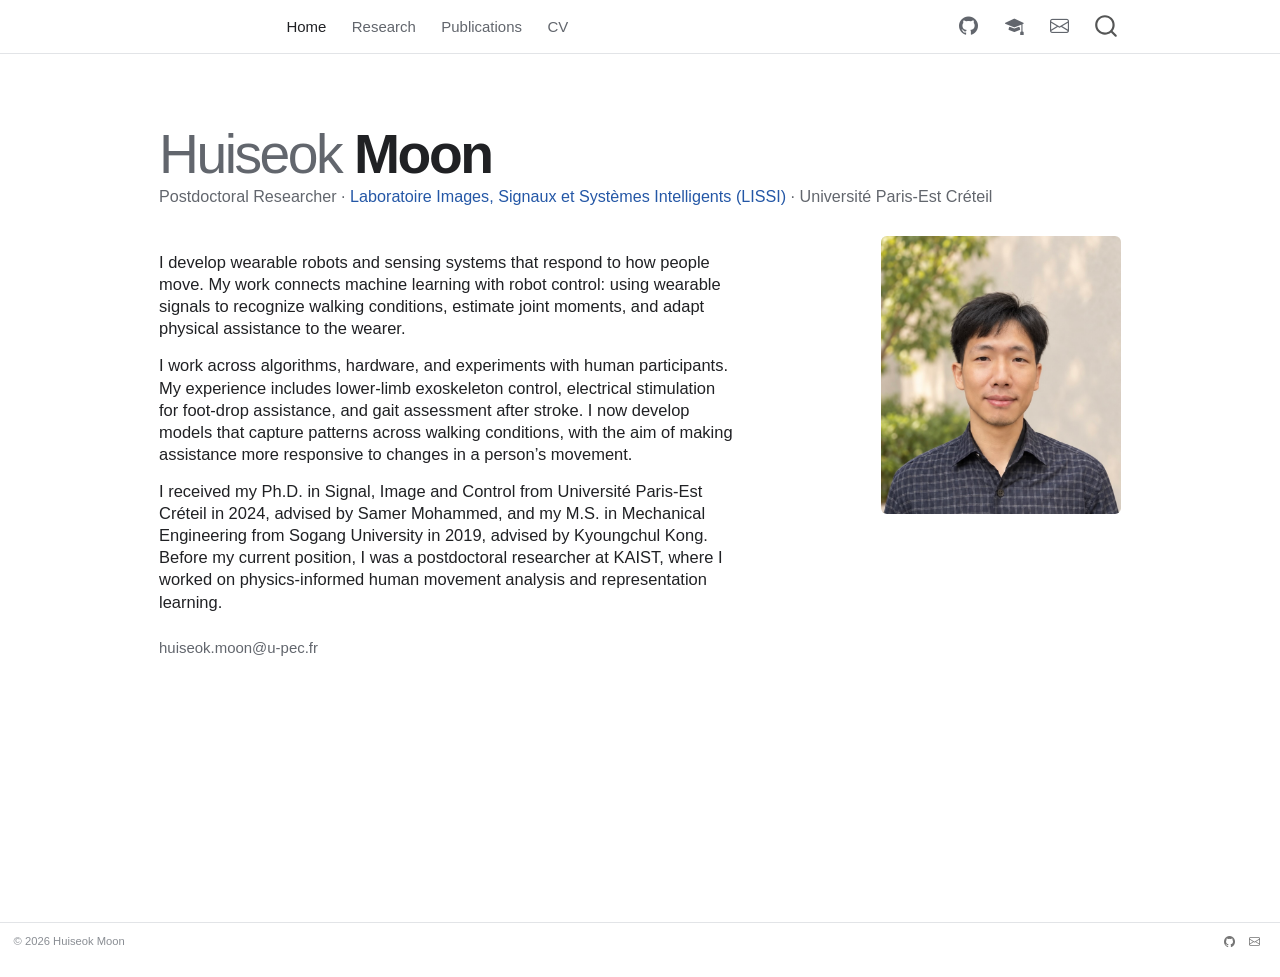
<file: index.html>
<!DOCTYPE html>
<html xmlns="http://www.w3.org/1999/xhtml" lang="en" xml:lang="en"><head>

<meta charset="utf-8">
<meta name="generator" content="quarto-1.10.18">

<meta name="viewport" content="width=device-width, initial-scale=1.0, user-scalable=yes">


<title>Huiseok Moon</title>
<style>
/* Default styles provided by pandoc.
** See https://pandoc.org/MANUAL.html#variables-for-html for config info.
*/
span.smallcaps{font-variant: small-caps;}
div.columns{display: flex; gap: 1.5em;}
div.column{flex: auto;}
@media screen {
div.columns{gap: min(4vw, 1.5em);}
div.column{overflow-x: auto;}
}
div.hanging-indent{margin-left: 1.5em; text-indent: -1.5em;}
ul.task-list{list-style: none;}
ul.task-list li input[type="checkbox"] {
  width: 0.8em;
  margin: 0 0.8em 0.2em -1em; /* quarto-specific, see https://github.com/quarto-dev/quarto-cli/issues/4556 */ 
  vertical-align: middle;
}
</style>


<script src="site_libs/quarto-nav/quarto-nav.js"></script>
<script src="site_libs/quarto-nav/headroom.min.js"></script>
<script src="site_libs/clipboard/clipboard.min.js"></script>
<script src="site_libs/quarto-search/autocomplete.umd.js"></script>
<script src="site_libs/quarto-search/fuse.min.js"></script>
<script src="site_libs/quarto-search/quarto-search.js"></script>
<meta name="quarto:offset" content="./">
<link href="./images/moon-emoji-icon-v2.png" rel="icon" type="image/png">
<script src="site_libs/quarto-html/quarto.js" type="module"></script>
<script src="site_libs/quarto-html/tabsets/tabsets.js" type="module"></script>
<script src="site_libs/quarto-html/popper.min.js"></script>
<script src="site_libs/quarto-html/tippy.umd.min.js"></script>
<script src="site_libs/quarto-html/anchor.min.js"></script>
<link href="site_libs/quarto-html/tippy.css" rel="stylesheet">
<link href="site_libs/quarto-html/quarto-syntax-highlighting-64a204ab8560d761af7679ceaba22944.css" rel="stylesheet" id="quarto-text-highlighting-styles">
<script src="site_libs/bootstrap/bootstrap.min.js"></script>
<link href="site_libs/bootstrap/bootstrap-icons.css" rel="stylesheet">
<link href="site_libs/bootstrap/bootstrap-8153627a9af5734325227f12067e0160.min.css" rel="stylesheet" append-hash="true" id="quarto-bootstrap" data-mode="light">
<script id="quarto-search-options" type="application/json">{
  "location": "navbar",
  "copy-button": false,
  "collapse-after": 3,
  "panel-placement": "end",
  "type": "overlay",
  "limit": 50,
  "keyboard-shortcut": [
    "f",
    "/",
    "s"
  ],
  "show-item-context": false,
  "language": {
    "search-no-results-text": "No results",
    "search-matching-documents-text": "matching documents",
    "search-copy-link-title": "Copy link to search",
    "search-hide-matches-text": "Hide additional matches",
    "search-more-match-text": "more match in this document",
    "search-more-matches-text": "more matches in this document",
    "search-clear-button-title": "Clear",
    "search-text-placeholder": "",
    "search-detached-cancel-button-title": "Cancel",
    "search-submit-button-title": "Submit",
    "search-label": "Search"
  }
}</script>
<style>html{ scroll-behavior: smooth; }</style>
<script src="navigation.js" defer=""></script>

<link rel="apple-touch-icon" href="./images/moon-emoji-icon-v2.png">


<link rel="stylesheet" href="styles.css">
</head>

<body class="nav-fixed home-page fullcontent quarto-light">

<div id="quarto-search-results"></div>
  <header id="quarto-header" class="headroom fixed-top">
    <nav class="navbar navbar-expand-lg " data-bs-theme="dark">
      <div class="navbar-container container-fluid">
      <div class="navbar-brand-container mx-auto">
    <a class="navbar-brand" href="./index.html">
    <span class="navbar-title"><span class="nav-given-name">Huiseok</span> <span class="nav-family-name">Moon</span></span>
    </a>
  </div>
            <div id="quarto-search" class="" title="Search"></div>
          <button class="navbar-toggler" type="button" data-bs-toggle="collapse" data-bs-target="#navbarCollapse" aria-controls="navbarCollapse" role="menu" aria-expanded="false" aria-label="Toggle navigation" onclick="if (window.quartoToggleHeadroom) { window.quartoToggleHeadroom(); }">
  <span class="navbar-toggler-icon"></span>
</button>
          <div class="collapse navbar-collapse" id="navbarCollapse">
            <ul class="navbar-nav navbar-nav-scroll me-auto">
  <li class="nav-item">
    <a class="nav-link active" href="./index.html" aria-current="page"> 
<span class="menu-text">Home</span></a>
  </li>  
  <li class="nav-item">
    <a class="nav-link" href="./research.html"> 
<span class="menu-text">Research</span></a>
  </li>  
  <li class="nav-item">
    <a class="nav-link" href="./publications.html"> 
<span class="menu-text">Publications</span></a>
  </li>  
  <li class="nav-item">
    <a class="nav-link" href="./cv.html"> 
<span class="menu-text">CV</span></a>
  </li>  
</ul>
            <ul class="navbar-nav navbar-nav-scroll ms-auto">
  <li class="nav-item compact">
    <a class="nav-link" href="https://github.com/huiseok-moon"> <i class="bi bi-github" role="img" aria-label="GitHub">
</i> 
<span class="menu-text"></span></a>
  </li>  
  <li class="nav-item compact">
    <a class="nav-link" href="https://scholar.google.com/citations?hl=en&amp;user=Uma3IS0AAAAJ&amp;view_op=list_works&amp;sortby=pubdate"> <i class="bi bi-mortarboard-fill" role="img" aria-label="Google Scholar">
</i> 
<span class="menu-text"></span></a>
  </li>  
  <li class="nav-item compact">
    <a class="nav-link" href="mailto:huiseok.moon@u-pec.fr"> <i class="bi bi-envelope" role="img" aria-label="Email">
</i> 
<span class="menu-text"></span></a>
  </li>  
</ul>
          </div> <!-- /navcollapse -->
            <div class="quarto-navbar-tools">
</div>
      </div> <!-- /container-fluid -->
    </nav>
</header>
<!-- content -->
<div id="quarto-content" class="quarto-container page-columns page-rows-contents page-layout-article page-navbar">
<!-- sidebar -->
<!-- margin-sidebar -->
    
<!-- main -->
<main class="content" id="quarto-document-content"><header id="title-block-header" class="quarto-title-block"></header>




<div class="hero">
<div class="hero-text">
<div class="hero-name">
<span class="given-name">Huiseok</span> <span class="family-name">Moon</span>
</div>
<div class="hero-role">
Postdoctoral Researcher · <a href="https://www.lissi.fr/accueil/" target="_blank" rel="noopener">Laboratoire Images, Signaux et Systèmes Intelligents (LISSI)</a> · Université Paris-Est Créteil
</div>
<div class="hero-content">
<div class="hero-bio">
<p>
</p><p>I develop wearable robots and sensing systems that respond to how people move. My work connects machine learning with robot control: using wearable signals to recognize walking conditions, estimate joint moments, and adapt physical assistance to the wearer.</p>
I work across algorithms, hardware, and experiments with human participants. My experience includes lower-limb exoskeleton control, electrical stimulation for foot-drop assistance, and gait assessment after stroke. I now develop models that capture patterns across walking conditions, with the aim of making assistance more responsive to changes in a person’s movement.
<p></p>
<p>
I received my Ph.D.&nbsp;in Signal, Image and Control from Université Paris-Est Créteil in 2024, advised by Samer Mohammed, and my M.S. in Mechanical Engineering from Sogang University in 2019, advised by Kyoungchul Kong. Before my current position, I was a postdoctoral researcher at KAIST, where I worked on physics-informed human movement analysis and representation learning.
</p>
</div>
<div class="hero-photo">
<p><img src="images/HuiseokMOON.JPG" class="img-fluid" alt="Portrait of Huiseok Moon"></p>
</div>
</div>
<div class="hero-buttons">
<p><a class="hero-email" href="mailto:huiseok.moon@u-pec.fr">huiseok.moon@u-pec.fr</a></p>
</div>
</div>
</div>



</main> <!-- /main -->
<script id="quarto-html-after-body" type="application/javascript">
  window.document.addEventListener("DOMContentLoaded", function (event) {
    const icon = "";
    const anchorJS = new window.AnchorJS();
    anchorJS.options = {
      placement: 'right',
      icon: icon
    };
    anchorJS.add('.anchored');
    const isCodeAnnotation = (el) => {
      for (const clz of el.classList) {
        if (clz.startsWith('code-annotation-')) {                     
          return true;
        }
      }
      return false;
    }
    const onCopySuccess = function(e) {
      // button target
      const button = e.trigger;
      // don't keep focus
      button.blur();
      // flash "checked"
      button.classList.add('code-copy-button-checked');
      var currentTitle = button.getAttribute("title");
      button.setAttribute("title", "Copied!");
      let tooltip;
      if (window.bootstrap) {
        button.setAttribute("data-bs-toggle", "tooltip");
        button.setAttribute("data-bs-placement", "left");
        button.setAttribute("data-bs-title", "Copied!");
        tooltip = new bootstrap.Tooltip(button, 
          { trigger: "manual", 
            customClass: "code-copy-button-tooltip",
            offset: [0, -8]});
        tooltip.show();    
      }
      setTimeout(function() {
        if (tooltip) {
          tooltip.hide();
          button.removeAttribute("data-bs-title");
          button.removeAttribute("data-bs-toggle");
          button.removeAttribute("data-bs-placement");
        }
        button.setAttribute("title", currentTitle);
        button.classList.remove('code-copy-button-checked');
      }, 1000);
      // clear code selection
      e.clearSelection();
    }
    const getTextToCopy = function(trigger) {
      const outerScaffold = trigger.parentElement.cloneNode(true);
      const codeEl = outerScaffold.querySelector('code');
      for (const childEl of codeEl.children) {
        if (isCodeAnnotation(childEl)) {
          childEl.remove();
        }
      }
      return codeEl.innerText;
    }
    const clipboard = new window.ClipboardJS('.code-copy-button:not([data-in-quarto-modal])', {
      text: getTextToCopy
    });
    clipboard.on('success', onCopySuccess);
    if (window.document.getElementById('quarto-embedded-source-code-modal')) {
      const clipboardModal = new window.ClipboardJS('.code-copy-button[data-in-quarto-modal]', {
        text: getTextToCopy,
        container: window.document.getElementById('quarto-embedded-source-code-modal')
      });
      clipboardModal.on('success', onCopySuccess);
    }
      var localhostRegex = new RegExp(/^(?:http|https):\/\/localhost\:?[0-9]*\//);
      var mailtoRegex = new RegExp(/^mailto:/);
        var filterRegex = new RegExp("https:\/\/huiseok-moon\.github\.io");
      var isInternal = (href) => {
          return filterRegex.test(href) || localhostRegex.test(href) || mailtoRegex.test(href);
      }
      // Inspect non-navigation links and adorn them if external
     var links = window.document.querySelectorAll('a[href]:not(.nav-link):not(.navbar-brand):not(.toc-action):not(.sidebar-link):not(.sidebar-item-toggle):not(.pagination-link):not(.no-external):not([aria-hidden]):not(.dropdown-item):not(.quarto-navigation-tool):not(.about-link)');
      for (var i=0; i<links.length; i++) {
        const link = links[i];
        if (!isInternal(link.href)) {
          // undo the damage that might have been done by quarto-nav.js in the case of
          // links that we want to consider external
          if (link.dataset.originalHref !== undefined) {
            link.href = link.dataset.originalHref;
          }
        }
      }
    function tippyHover(el, contentFn, onTriggerFn, onUntriggerFn) {
      const config = {
        allowHTML: true,
        maxWidth: 500,
        delay: 100,
        arrow: false,
        appendTo: function(el) {
            return el.parentElement;
        },
        interactive: true,
        interactiveBorder: 10,
        theme: 'quarto',
        placement: 'bottom-start',
      };
      if (contentFn) {
        config.content = contentFn;
      }
      if (onTriggerFn) {
        config.onTrigger = onTriggerFn;
      }
      if (onUntriggerFn) {
        config.onUntrigger = onUntriggerFn;
      }
      window.tippy(el, config); 
    }
    const noterefs = window.document.querySelectorAll('a[role="doc-noteref"]');
    for (var i=0; i<noterefs.length; i++) {
      const ref = noterefs[i];
      tippyHover(ref, function() {
        // use id or data attribute instead here
        let href = ref.getAttribute('data-footnote-href') || ref.getAttribute('href');
        try { href = new URL(href).hash; } catch {}
        const id = href.replace(/^#\/?/, "");
        const note = window.document.getElementById(id);
        if (note) {
          return note.innerHTML;
        } else {
          return "";
        }
      });
    }
    const xrefs = window.document.querySelectorAll('a.quarto-xref');
    const processXRef = (id, note) => {
      // Strip column container classes
      const stripColumnClz = (el) => {
        el.classList.remove("page-full", "page-columns");
        if (el.children) {
          for (const child of el.children) {
            stripColumnClz(child);
          }
        }
      }
      stripColumnClz(note)
      if (id === null || id.startsWith('sec-')) {
        // Special case sections, only their first couple elements
        const container = document.createElement("div");
        if (note.children && note.children.length > 2) {
          container.appendChild(note.children[0].cloneNode(true));
          for (let i = 1; i < note.children.length; i++) {
            const child = note.children[i];
            if (child.tagName === "P" && child.innerText === "") {
              continue;
            } else {
              container.appendChild(child.cloneNode(true));
              break;
            }
          }
          if (window.Quarto?.typesetMath) {
            window.Quarto.typesetMath(container);
          }
          return container.innerHTML
        } else {
          if (window.Quarto?.typesetMath) {
            window.Quarto.typesetMath(note);
          }
          return note.innerHTML;
        }
      } else {
        // Remove any anchor links if they are present
        const anchorLink = note.querySelector('a.anchorjs-link');
        if (anchorLink) {
          anchorLink.remove();
        }
        if (window.Quarto?.typesetMath) {
          window.Quarto.typesetMath(note);
        }
        if (note.classList.contains("callout")) {
          return note.outerHTML;
        } else {
          return note.innerHTML;
        }
      }
    }
    for (var i=0; i<xrefs.length; i++) {
      const xref = xrefs[i];
      tippyHover(xref, undefined, function(instance) {
        instance.disable();
        let url = xref.getAttribute('href');
        let hash = undefined; 
        if (url.startsWith('#')) {
          hash = url;
        } else {
          try { hash = new URL(url).hash; } catch {}
        }
        if (hash) {
          const id = hash.replace(/^#\/?/, "");
          const note = window.document.getElementById(id);
          if (note !== null) {
            try {
              const html = processXRef(id, note.cloneNode(true));
              instance.setContent(html);
            } finally {
              instance.enable();
              instance.show();
            }
          } else {
            // See if we can fetch this
            fetch(url.split('#')[0])
            .then(res => res.text())
            .then(html => {
              const parser = new DOMParser();
              const htmlDoc = parser.parseFromString(html, "text/html");
              const note = htmlDoc.getElementById(id);
              if (note !== null) {
                const html = processXRef(id, note);
                instance.setContent(html);
              } 
            }).finally(() => {
              instance.enable();
              instance.show();
            });
          }
        } else {
          // See if we can fetch a full url (with no hash to target)
          // This is a special case and we should probably do some content thinning / targeting
          fetch(url)
          .then(res => res.text())
          .then(html => {
            const parser = new DOMParser();
            const htmlDoc = parser.parseFromString(html, "text/html");
            const note = htmlDoc.querySelector('main.content');
            if (note !== null) {
              // This should only happen for chapter cross references
              // (since there is no id in the URL)
              // remove the first header
              if (note.children.length > 0 && note.children[0].tagName === "HEADER") {
                note.children[0].remove();
              }
              const html = processXRef(null, note);
              instance.setContent(html);
            } 
          }).finally(() => {
            instance.enable();
            instance.show();
          });
        }
      }, function(instance) {
      });
    }
        let selectedAnnoteEl;
        const selectorForAnnotation = ( cell, annotation) => {
          let cellAttr = 'data-code-cell="' + cell + '"';
          let lineAttr = 'data-code-annotation="' +  annotation + '"';
          const selector = 'span[' + cellAttr + '][' + lineAttr + ']';
          return selector;
        }
        const selectCodeLines = (annoteEl) => {
          const doc = window.document;
          const targetCell = annoteEl.getAttribute("data-target-cell");
          const targetAnnotation = annoteEl.getAttribute("data-target-annotation");
          const annoteSpan = window.document.querySelector(selectorForAnnotation(targetCell, targetAnnotation));
          const lines = annoteSpan.getAttribute("data-code-lines").split(",");
          const lineIds = lines.map((line) => {
            return targetCell + "-" + line;
          })
          let top = null;
          let height = null;
          let parent = null;
          if (lineIds.length > 0) {
              //compute the position of the single el (top and bottom and make a div)
              const el = window.document.getElementById(lineIds[0]);
              top = el.offsetTop;
              height = el.offsetHeight;
              parent = el.parentElement.parentElement;
            if (lineIds.length > 1) {
              const lastEl = window.document.getElementById(lineIds[lineIds.length - 1]);
              const bottom = lastEl.offsetTop + lastEl.offsetHeight;
              height = bottom - top;
            }
            if (top !== null && height !== null && parent !== null) {
              // cook up a div (if necessary) and position it 
              let div = window.document.getElementById("code-annotation-line-highlight");
              if (div === null) {
                div = window.document.createElement("div");
                div.setAttribute("id", "code-annotation-line-highlight");
                div.style.position = 'absolute';
                parent.appendChild(div);
              }
              div.style.top = top - 2 + "px";
              div.style.height = height + 4 + "px";
              div.style.left = 0;
              let gutterDiv = window.document.getElementById("code-annotation-line-highlight-gutter");
              if (gutterDiv === null) {
                gutterDiv = window.document.createElement("div");
                gutterDiv.setAttribute("id", "code-annotation-line-highlight-gutter");
                gutterDiv.style.position = 'absolute';
                const codeCell = window.document.getElementById(targetCell);
                const gutter = codeCell.querySelector('.code-annotation-gutter');
                gutter.appendChild(gutterDiv);
              }
              gutterDiv.style.top = top - 2 + "px";
              gutterDiv.style.height = height + 4 + "px";
            }
            selectedAnnoteEl = annoteEl;
          }
        };
        const unselectCodeLines = () => {
          const elementsIds = ["code-annotation-line-highlight", "code-annotation-line-highlight-gutter"];
          elementsIds.forEach((elId) => {
            const div = window.document.getElementById(elId);
            if (div) {
              div.remove();
            }
          });
          selectedAnnoteEl = undefined;
        };
          // Handle positioning of the toggle
      window.addEventListener(
        "resize",
        throttle(() => {
          elRect = undefined;
          if (selectedAnnoteEl) {
            selectCodeLines(selectedAnnoteEl);
          }
        }, 10)
      );
      function throttle(fn, ms) {
      let throttle = false;
      let timer;
        return (...args) => {
          if(!throttle) { // first call gets through
              fn.apply(this, args);
              throttle = true;
          } else { // all the others get throttled
              if(timer) clearTimeout(timer); // cancel #2
              timer = setTimeout(() => {
                fn.apply(this, args);
                timer = throttle = false;
              }, ms);
          }
        };
      }
        // Attach click handler to the DT
        const annoteDls = window.document.querySelectorAll('dt[data-target-cell]');
        for (const annoteDlNode of annoteDls) {
          annoteDlNode.addEventListener('click', (event) => {
            const clickedEl = event.target;
            if (clickedEl !== selectedAnnoteEl) {
              unselectCodeLines();
              const activeEl = window.document.querySelector('dt[data-target-cell].code-annotation-active');
              if (activeEl) {
                activeEl.classList.remove('code-annotation-active');
              }
              selectCodeLines(clickedEl);
              clickedEl.classList.add('code-annotation-active');
            } else {
              // Unselect the line
              unselectCodeLines();
              clickedEl.classList.remove('code-annotation-active');
            }
          });
        }
    const findCites = (el) => {
      const parentEl = el.parentElement;
      if (parentEl) {
        const cites = parentEl.dataset.cites;
        if (cites) {
          return {
            el,
            cites: cites.split(' ')
          };
        } else {
          return findCites(el.parentElement)
        }
      } else {
        return undefined;
      }
    };
    var bibliorefs = window.document.querySelectorAll('a[role="doc-biblioref"]');
    for (var i=0; i<bibliorefs.length; i++) {
      const ref = bibliorefs[i];
      const citeInfo = findCites(ref);
      if (citeInfo) {
        tippyHover(citeInfo.el, function() {
          var popup = window.document.createElement('div');
          citeInfo.cites.forEach(function(cite) {
            var citeDiv = window.document.createElement('div');
            citeDiv.classList.add('hanging-indent');
            citeDiv.classList.add('csl-entry');
            var biblioDiv = window.document.getElementById('ref-' + cite);
            if (biblioDiv) {
              citeDiv.innerHTML = biblioDiv.innerHTML;
            }
            popup.appendChild(citeDiv);
          });
          return popup.innerHTML;
        });
      }
    }
  });
  </script>
</div> <!-- /content -->
<footer class="footer">
  <div class="nav-footer">
    <div class="nav-footer-left">
<p>© 2026 Huiseok Moon</p>
</div>   
    <div class="nav-footer-center">
      &nbsp;
    </div>
    <div class="nav-footer-right">
      <ul class="footer-items list-unstyled">
    <li class="nav-item compact">
    <a class="nav-link" href="https://github.com/huiseok-moon">
      <i class="bi bi-github" role="img">
</i> 
    </a>
  </li>  
    <li class="nav-item compact">
    <a class="nav-link" href="mailto:huiseok.moon@u-pec.fr">
      <i class="bi bi-envelope" role="img">
</i> 
    </a>
  </li>  
</ul>
    </div>
  </div>
</footer>




<script src="site_libs/quarto-html/zenscroll-min.js"></script>
</body></html>
</file>
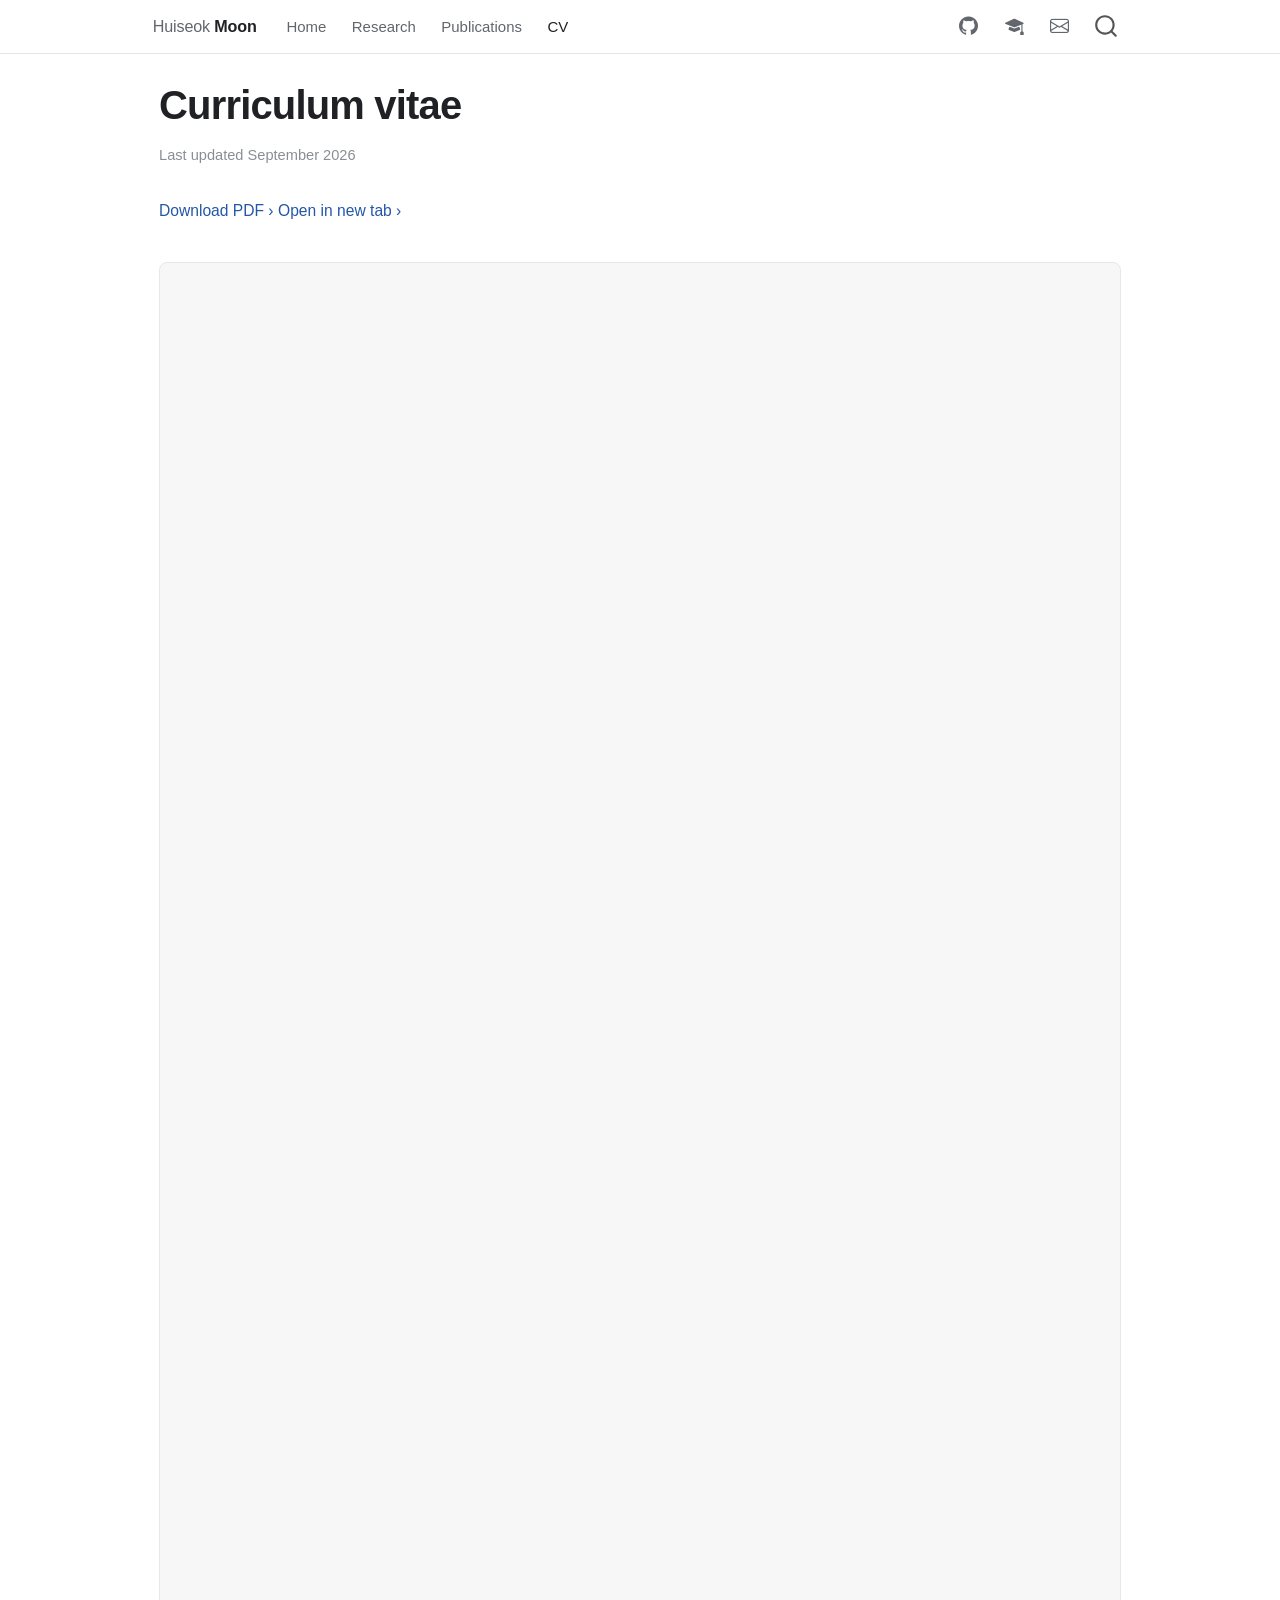
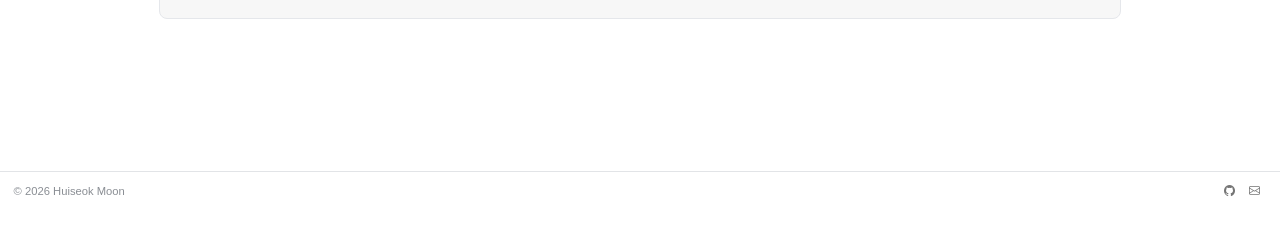
<file: cv.html>
<!DOCTYPE html>
<html xmlns="http://www.w3.org/1999/xhtml" lang="en" xml:lang="en"><head>

<meta charset="utf-8">
<meta name="generator" content="quarto-1.10.18">

<meta name="viewport" content="width=device-width, initial-scale=1.0, user-scalable=yes">


<title>Curriculum vitae – Huiseok Moon</title>
<style>
/* Default styles provided by pandoc.
** See https://pandoc.org/MANUAL.html#variables-for-html for config info.
*/
span.smallcaps{font-variant: small-caps;}
div.columns{display: flex; gap: 1.5em;}
div.column{flex: auto;}
@media screen {
div.columns{gap: min(4vw, 1.5em);}
div.column{overflow-x: auto;}
}
div.hanging-indent{margin-left: 1.5em; text-indent: -1.5em;}
ul.task-list{list-style: none;}
ul.task-list li input[type="checkbox"] {
  width: 0.8em;
  margin: 0 0.8em 0.2em -1em; /* quarto-specific, see https://github.com/quarto-dev/quarto-cli/issues/4556 */ 
  vertical-align: middle;
}
</style>


<script src="site_libs/quarto-nav/quarto-nav.js"></script>
<script src="site_libs/quarto-nav/headroom.min.js"></script>
<script src="site_libs/clipboard/clipboard.min.js"></script>
<script src="site_libs/quarto-search/autocomplete.umd.js"></script>
<script src="site_libs/quarto-search/fuse.min.js"></script>
<script src="site_libs/quarto-search/quarto-search.js"></script>
<meta name="quarto:offset" content="./">
<link href="./images/moon-emoji-icon-v2.png" rel="icon" type="image/png">
<script src="site_libs/quarto-html/quarto.js" type="module"></script>
<script src="site_libs/quarto-html/tabsets/tabsets.js" type="module"></script>
<script src="site_libs/quarto-html/popper.min.js"></script>
<script src="site_libs/quarto-html/tippy.umd.min.js"></script>
<script src="site_libs/quarto-html/anchor.min.js"></script>
<link href="site_libs/quarto-html/tippy.css" rel="stylesheet">
<link href="site_libs/quarto-html/quarto-syntax-highlighting-64a204ab8560d761af7679ceaba22944.css" rel="stylesheet" id="quarto-text-highlighting-styles">
<script src="site_libs/bootstrap/bootstrap.min.js"></script>
<link href="site_libs/bootstrap/bootstrap-icons.css" rel="stylesheet">
<link href="site_libs/bootstrap/bootstrap-8153627a9af5734325227f12067e0160.min.css" rel="stylesheet" append-hash="true" id="quarto-bootstrap" data-mode="light">
<script id="quarto-search-options" type="application/json">{
  "location": "navbar",
  "copy-button": false,
  "collapse-after": 3,
  "panel-placement": "end",
  "type": "overlay",
  "limit": 50,
  "keyboard-shortcut": [
    "f",
    "/",
    "s"
  ],
  "show-item-context": false,
  "language": {
    "search-no-results-text": "No results",
    "search-matching-documents-text": "matching documents",
    "search-copy-link-title": "Copy link to search",
    "search-hide-matches-text": "Hide additional matches",
    "search-more-match-text": "more match in this document",
    "search-more-matches-text": "more matches in this document",
    "search-clear-button-title": "Clear",
    "search-text-placeholder": "",
    "search-detached-cancel-button-title": "Cancel",
    "search-submit-button-title": "Submit",
    "search-label": "Search"
  }
}</script>
<style>html{ scroll-behavior: smooth; }</style>
<script src="navigation.js" defer=""></script>

<link rel="apple-touch-icon" href="./images/moon-emoji-icon-v2.png">


<link rel="stylesheet" href="styles.css">
</head>

<body class="nav-fixed fullcontent quarto-light">

<div id="quarto-search-results"></div>
  <header id="quarto-header" class="headroom fixed-top">
    <nav class="navbar navbar-expand-lg " data-bs-theme="dark">
      <div class="navbar-container container-fluid">
      <div class="navbar-brand-container mx-auto">
    <a class="navbar-brand" href="./index.html">
    <span class="navbar-title"><span class="nav-given-name">Huiseok</span> <span class="nav-family-name">Moon</span></span>
    </a>
  </div>
            <div id="quarto-search" class="" title="Search"></div>
          <button class="navbar-toggler" type="button" data-bs-toggle="collapse" data-bs-target="#navbarCollapse" aria-controls="navbarCollapse" role="menu" aria-expanded="false" aria-label="Toggle navigation" onclick="if (window.quartoToggleHeadroom) { window.quartoToggleHeadroom(); }">
  <span class="navbar-toggler-icon"></span>
</button>
          <div class="collapse navbar-collapse" id="navbarCollapse">
            <ul class="navbar-nav navbar-nav-scroll me-auto">
  <li class="nav-item">
    <a class="nav-link" href="./index.html"> 
<span class="menu-text">Home</span></a>
  </li>  
  <li class="nav-item">
    <a class="nav-link" href="./research.html"> 
<span class="menu-text">Research</span></a>
  </li>  
  <li class="nav-item">
    <a class="nav-link" href="./publications.html"> 
<span class="menu-text">Publications</span></a>
  </li>  
  <li class="nav-item">
    <a class="nav-link active" href="./cv.html" aria-current="page"> 
<span class="menu-text">CV</span></a>
  </li>  
</ul>
            <ul class="navbar-nav navbar-nav-scroll ms-auto">
  <li class="nav-item compact">
    <a class="nav-link" href="https://github.com/huiseok-moon"> <i class="bi bi-github" role="img" aria-label="GitHub">
</i> 
<span class="menu-text"></span></a>
  </li>  
  <li class="nav-item compact">
    <a class="nav-link" href="https://scholar.google.com/citations?hl=en&amp;user=Uma3IS0AAAAJ&amp;view_op=list_works&amp;sortby=pubdate"> <i class="bi bi-mortarboard-fill" role="img" aria-label="Google Scholar">
</i> 
<span class="menu-text"></span></a>
  </li>  
  <li class="nav-item compact">
    <a class="nav-link" href="mailto:huiseok.moon@u-pec.fr"> <i class="bi bi-envelope" role="img" aria-label="Email">
</i> 
<span class="menu-text"></span></a>
  </li>  
</ul>
          </div> <!-- /navcollapse -->
            <div class="quarto-navbar-tools">
</div>
      </div> <!-- /container-fluid -->
    </nav>
</header>
<!-- content -->
<div id="quarto-content" class="quarto-container page-columns page-rows-contents page-layout-article page-navbar">
<!-- sidebar -->
<!-- margin-sidebar -->
    
<!-- main -->
<main class="content" id="quarto-document-content">

<header id="title-block-header" class="quarto-title-block default">
<div class="quarto-title">
<h1 class="title">Curriculum vitae</h1>
</div>



<div class="quarto-title-meta">

    
  
    
  </div>
  


</header>


<div class="subtitle-note">
Last updated September 2026
</div>
<div class="hero-buttons cv-actions">
<p><a class="btn-accent" href="files/CV_Moon.pdf" download="">Download PDF</a> <a class="btn-ghost" href="files/CV_Moon.pdf" target="_blank" rel="noopener">Open in new tab</a></p>
</div>
<div class="cv-embed">
<iframe src="files/CV_Moon.pdf#toolbar=0" title="Curriculum vitae of Huiseok Moon" loading="lazy">
<p>
If the embedded PDF does not appear, <a href="files/CV_Moon.pdf">download it here</a>.
</p>
</iframe>
</div>



</main> <!-- /main -->
<script id="quarto-html-after-body" type="application/javascript">
  window.document.addEventListener("DOMContentLoaded", function (event) {
    const icon = "";
    const anchorJS = new window.AnchorJS();
    anchorJS.options = {
      placement: 'right',
      icon: icon
    };
    anchorJS.add('.anchored');
    const isCodeAnnotation = (el) => {
      for (const clz of el.classList) {
        if (clz.startsWith('code-annotation-')) {                     
          return true;
        }
      }
      return false;
    }
    const onCopySuccess = function(e) {
      // button target
      const button = e.trigger;
      // don't keep focus
      button.blur();
      // flash "checked"
      button.classList.add('code-copy-button-checked');
      var currentTitle = button.getAttribute("title");
      button.setAttribute("title", "Copied!");
      let tooltip;
      if (window.bootstrap) {
        button.setAttribute("data-bs-toggle", "tooltip");
        button.setAttribute("data-bs-placement", "left");
        button.setAttribute("data-bs-title", "Copied!");
        tooltip = new bootstrap.Tooltip(button, 
          { trigger: "manual", 
            customClass: "code-copy-button-tooltip",
            offset: [0, -8]});
        tooltip.show();    
      }
      setTimeout(function() {
        if (tooltip) {
          tooltip.hide();
          button.removeAttribute("data-bs-title");
          button.removeAttribute("data-bs-toggle");
          button.removeAttribute("data-bs-placement");
        }
        button.setAttribute("title", currentTitle);
        button.classList.remove('code-copy-button-checked');
      }, 1000);
      // clear code selection
      e.clearSelection();
    }
    const getTextToCopy = function(trigger) {
      const outerScaffold = trigger.parentElement.cloneNode(true);
      const codeEl = outerScaffold.querySelector('code');
      for (const childEl of codeEl.children) {
        if (isCodeAnnotation(childEl)) {
          childEl.remove();
        }
      }
      return codeEl.innerText;
    }
    const clipboard = new window.ClipboardJS('.code-copy-button:not([data-in-quarto-modal])', {
      text: getTextToCopy
    });
    clipboard.on('success', onCopySuccess);
    if (window.document.getElementById('quarto-embedded-source-code-modal')) {
      const clipboardModal = new window.ClipboardJS('.code-copy-button[data-in-quarto-modal]', {
        text: getTextToCopy,
        container: window.document.getElementById('quarto-embedded-source-code-modal')
      });
      clipboardModal.on('success', onCopySuccess);
    }
      var localhostRegex = new RegExp(/^(?:http|https):\/\/localhost\:?[0-9]*\//);
      var mailtoRegex = new RegExp(/^mailto:/);
        var filterRegex = new RegExp("https:\/\/huiseok-moon\.github\.io");
      var isInternal = (href) => {
          return filterRegex.test(href) || localhostRegex.test(href) || mailtoRegex.test(href);
      }
      // Inspect non-navigation links and adorn them if external
     var links = window.document.querySelectorAll('a[href]:not(.nav-link):not(.navbar-brand):not(.toc-action):not(.sidebar-link):not(.sidebar-item-toggle):not(.pagination-link):not(.no-external):not([aria-hidden]):not(.dropdown-item):not(.quarto-navigation-tool):not(.about-link)');
      for (var i=0; i<links.length; i++) {
        const link = links[i];
        if (!isInternal(link.href)) {
          // undo the damage that might have been done by quarto-nav.js in the case of
          // links that we want to consider external
          if (link.dataset.originalHref !== undefined) {
            link.href = link.dataset.originalHref;
          }
        }
      }
    function tippyHover(el, contentFn, onTriggerFn, onUntriggerFn) {
      const config = {
        allowHTML: true,
        maxWidth: 500,
        delay: 100,
        arrow: false,
        appendTo: function(el) {
            return el.parentElement;
        },
        interactive: true,
        interactiveBorder: 10,
        theme: 'quarto',
        placement: 'bottom-start',
      };
      if (contentFn) {
        config.content = contentFn;
      }
      if (onTriggerFn) {
        config.onTrigger = onTriggerFn;
      }
      if (onUntriggerFn) {
        config.onUntrigger = onUntriggerFn;
      }
      window.tippy(el, config); 
    }
    const noterefs = window.document.querySelectorAll('a[role="doc-noteref"]');
    for (var i=0; i<noterefs.length; i++) {
      const ref = noterefs[i];
      tippyHover(ref, function() {
        // use id or data attribute instead here
        let href = ref.getAttribute('data-footnote-href') || ref.getAttribute('href');
        try { href = new URL(href).hash; } catch {}
        const id = href.replace(/^#\/?/, "");
        const note = window.document.getElementById(id);
        if (note) {
          return note.innerHTML;
        } else {
          return "";
        }
      });
    }
    const xrefs = window.document.querySelectorAll('a.quarto-xref');
    const processXRef = (id, note) => {
      // Strip column container classes
      const stripColumnClz = (el) => {
        el.classList.remove("page-full", "page-columns");
        if (el.children) {
          for (const child of el.children) {
            stripColumnClz(child);
          }
        }
      }
      stripColumnClz(note)
      if (id === null || id.startsWith('sec-')) {
        // Special case sections, only their first couple elements
        const container = document.createElement("div");
        if (note.children && note.children.length > 2) {
          container.appendChild(note.children[0].cloneNode(true));
          for (let i = 1; i < note.children.length; i++) {
            const child = note.children[i];
            if (child.tagName === "P" && child.innerText === "") {
              continue;
            } else {
              container.appendChild(child.cloneNode(true));
              break;
            }
          }
          if (window.Quarto?.typesetMath) {
            window.Quarto.typesetMath(container);
          }
          return container.innerHTML
        } else {
          if (window.Quarto?.typesetMath) {
            window.Quarto.typesetMath(note);
          }
          return note.innerHTML;
        }
      } else {
        // Remove any anchor links if they are present
        const anchorLink = note.querySelector('a.anchorjs-link');
        if (anchorLink) {
          anchorLink.remove();
        }
        if (window.Quarto?.typesetMath) {
          window.Quarto.typesetMath(note);
        }
        if (note.classList.contains("callout")) {
          return note.outerHTML;
        } else {
          return note.innerHTML;
        }
      }
    }
    for (var i=0; i<xrefs.length; i++) {
      const xref = xrefs[i];
      tippyHover(xref, undefined, function(instance) {
        instance.disable();
        let url = xref.getAttribute('href');
        let hash = undefined; 
        if (url.startsWith('#')) {
          hash = url;
        } else {
          try { hash = new URL(url).hash; } catch {}
        }
        if (hash) {
          const id = hash.replace(/^#\/?/, "");
          const note = window.document.getElementById(id);
          if (note !== null) {
            try {
              const html = processXRef(id, note.cloneNode(true));
              instance.setContent(html);
            } finally {
              instance.enable();
              instance.show();
            }
          } else {
            // See if we can fetch this
            fetch(url.split('#')[0])
            .then(res => res.text())
            .then(html => {
              const parser = new DOMParser();
              const htmlDoc = parser.parseFromString(html, "text/html");
              const note = htmlDoc.getElementById(id);
              if (note !== null) {
                const html = processXRef(id, note);
                instance.setContent(html);
              } 
            }).finally(() => {
              instance.enable();
              instance.show();
            });
          }
        } else {
          // See if we can fetch a full url (with no hash to target)
          // This is a special case and we should probably do some content thinning / targeting
          fetch(url)
          .then(res => res.text())
          .then(html => {
            const parser = new DOMParser();
            const htmlDoc = parser.parseFromString(html, "text/html");
            const note = htmlDoc.querySelector('main.content');
            if (note !== null) {
              // This should only happen for chapter cross references
              // (since there is no id in the URL)
              // remove the first header
              if (note.children.length > 0 && note.children[0].tagName === "HEADER") {
                note.children[0].remove();
              }
              const html = processXRef(null, note);
              instance.setContent(html);
            } 
          }).finally(() => {
            instance.enable();
            instance.show();
          });
        }
      }, function(instance) {
      });
    }
        let selectedAnnoteEl;
        const selectorForAnnotation = ( cell, annotation) => {
          let cellAttr = 'data-code-cell="' + cell + '"';
          let lineAttr = 'data-code-annotation="' +  annotation + '"';
          const selector = 'span[' + cellAttr + '][' + lineAttr + ']';
          return selector;
        }
        const selectCodeLines = (annoteEl) => {
          const doc = window.document;
          const targetCell = annoteEl.getAttribute("data-target-cell");
          const targetAnnotation = annoteEl.getAttribute("data-target-annotation");
          const annoteSpan = window.document.querySelector(selectorForAnnotation(targetCell, targetAnnotation));
          const lines = annoteSpan.getAttribute("data-code-lines").split(",");
          const lineIds = lines.map((line) => {
            return targetCell + "-" + line;
          })
          let top = null;
          let height = null;
          let parent = null;
          if (lineIds.length > 0) {
              //compute the position of the single el (top and bottom and make a div)
              const el = window.document.getElementById(lineIds[0]);
              top = el.offsetTop;
              height = el.offsetHeight;
              parent = el.parentElement.parentElement;
            if (lineIds.length > 1) {
              const lastEl = window.document.getElementById(lineIds[lineIds.length - 1]);
              const bottom = lastEl.offsetTop + lastEl.offsetHeight;
              height = bottom - top;
            }
            if (top !== null && height !== null && parent !== null) {
              // cook up a div (if necessary) and position it 
              let div = window.document.getElementById("code-annotation-line-highlight");
              if (div === null) {
                div = window.document.createElement("div");
                div.setAttribute("id", "code-annotation-line-highlight");
                div.style.position = 'absolute';
                parent.appendChild(div);
              }
              div.style.top = top - 2 + "px";
              div.style.height = height + 4 + "px";
              div.style.left = 0;
              let gutterDiv = window.document.getElementById("code-annotation-line-highlight-gutter");
              if (gutterDiv === null) {
                gutterDiv = window.document.createElement("div");
                gutterDiv.setAttribute("id", "code-annotation-line-highlight-gutter");
                gutterDiv.style.position = 'absolute';
                const codeCell = window.document.getElementById(targetCell);
                const gutter = codeCell.querySelector('.code-annotation-gutter');
                gutter.appendChild(gutterDiv);
              }
              gutterDiv.style.top = top - 2 + "px";
              gutterDiv.style.height = height + 4 + "px";
            }
            selectedAnnoteEl = annoteEl;
          }
        };
        const unselectCodeLines = () => {
          const elementsIds = ["code-annotation-line-highlight", "code-annotation-line-highlight-gutter"];
          elementsIds.forEach((elId) => {
            const div = window.document.getElementById(elId);
            if (div) {
              div.remove();
            }
          });
          selectedAnnoteEl = undefined;
        };
          // Handle positioning of the toggle
      window.addEventListener(
        "resize",
        throttle(() => {
          elRect = undefined;
          if (selectedAnnoteEl) {
            selectCodeLines(selectedAnnoteEl);
          }
        }, 10)
      );
      function throttle(fn, ms) {
      let throttle = false;
      let timer;
        return (...args) => {
          if(!throttle) { // first call gets through
              fn.apply(this, args);
              throttle = true;
          } else { // all the others get throttled
              if(timer) clearTimeout(timer); // cancel #2
              timer = setTimeout(() => {
                fn.apply(this, args);
                timer = throttle = false;
              }, ms);
          }
        };
      }
        // Attach click handler to the DT
        const annoteDls = window.document.querySelectorAll('dt[data-target-cell]');
        for (const annoteDlNode of annoteDls) {
          annoteDlNode.addEventListener('click', (event) => {
            const clickedEl = event.target;
            if (clickedEl !== selectedAnnoteEl) {
              unselectCodeLines();
              const activeEl = window.document.querySelector('dt[data-target-cell].code-annotation-active');
              if (activeEl) {
                activeEl.classList.remove('code-annotation-active');
              }
              selectCodeLines(clickedEl);
              clickedEl.classList.add('code-annotation-active');
            } else {
              // Unselect the line
              unselectCodeLines();
              clickedEl.classList.remove('code-annotation-active');
            }
          });
        }
    const findCites = (el) => {
      const parentEl = el.parentElement;
      if (parentEl) {
        const cites = parentEl.dataset.cites;
        if (cites) {
          return {
            el,
            cites: cites.split(' ')
          };
        } else {
          return findCites(el.parentElement)
        }
      } else {
        return undefined;
      }
    };
    var bibliorefs = window.document.querySelectorAll('a[role="doc-biblioref"]');
    for (var i=0; i<bibliorefs.length; i++) {
      const ref = bibliorefs[i];
      const citeInfo = findCites(ref);
      if (citeInfo) {
        tippyHover(citeInfo.el, function() {
          var popup = window.document.createElement('div');
          citeInfo.cites.forEach(function(cite) {
            var citeDiv = window.document.createElement('div');
            citeDiv.classList.add('hanging-indent');
            citeDiv.classList.add('csl-entry');
            var biblioDiv = window.document.getElementById('ref-' + cite);
            if (biblioDiv) {
              citeDiv.innerHTML = biblioDiv.innerHTML;
            }
            popup.appendChild(citeDiv);
          });
          return popup.innerHTML;
        });
      }
    }
  });
  </script>
</div> <!-- /content -->
<footer class="footer">
  <div class="nav-footer">
    <div class="nav-footer-left">
<p>© 2026 Huiseok Moon</p>
</div>   
    <div class="nav-footer-center">
      &nbsp;
    </div>
    <div class="nav-footer-right">
      <ul class="footer-items list-unstyled">
    <li class="nav-item compact">
    <a class="nav-link" href="https://github.com/huiseok-moon">
      <i class="bi bi-github" role="img">
</i> 
    </a>
  </li>  
    <li class="nav-item compact">
    <a class="nav-link" href="mailto:huiseok.moon@u-pec.fr">
      <i class="bi bi-envelope" role="img">
</i> 
    </a>
  </li>  
</ul>
    </div>
  </div>
</footer>




<script src="site_libs/quarto-html/zenscroll-min.js"></script>
</body></html>
</file>
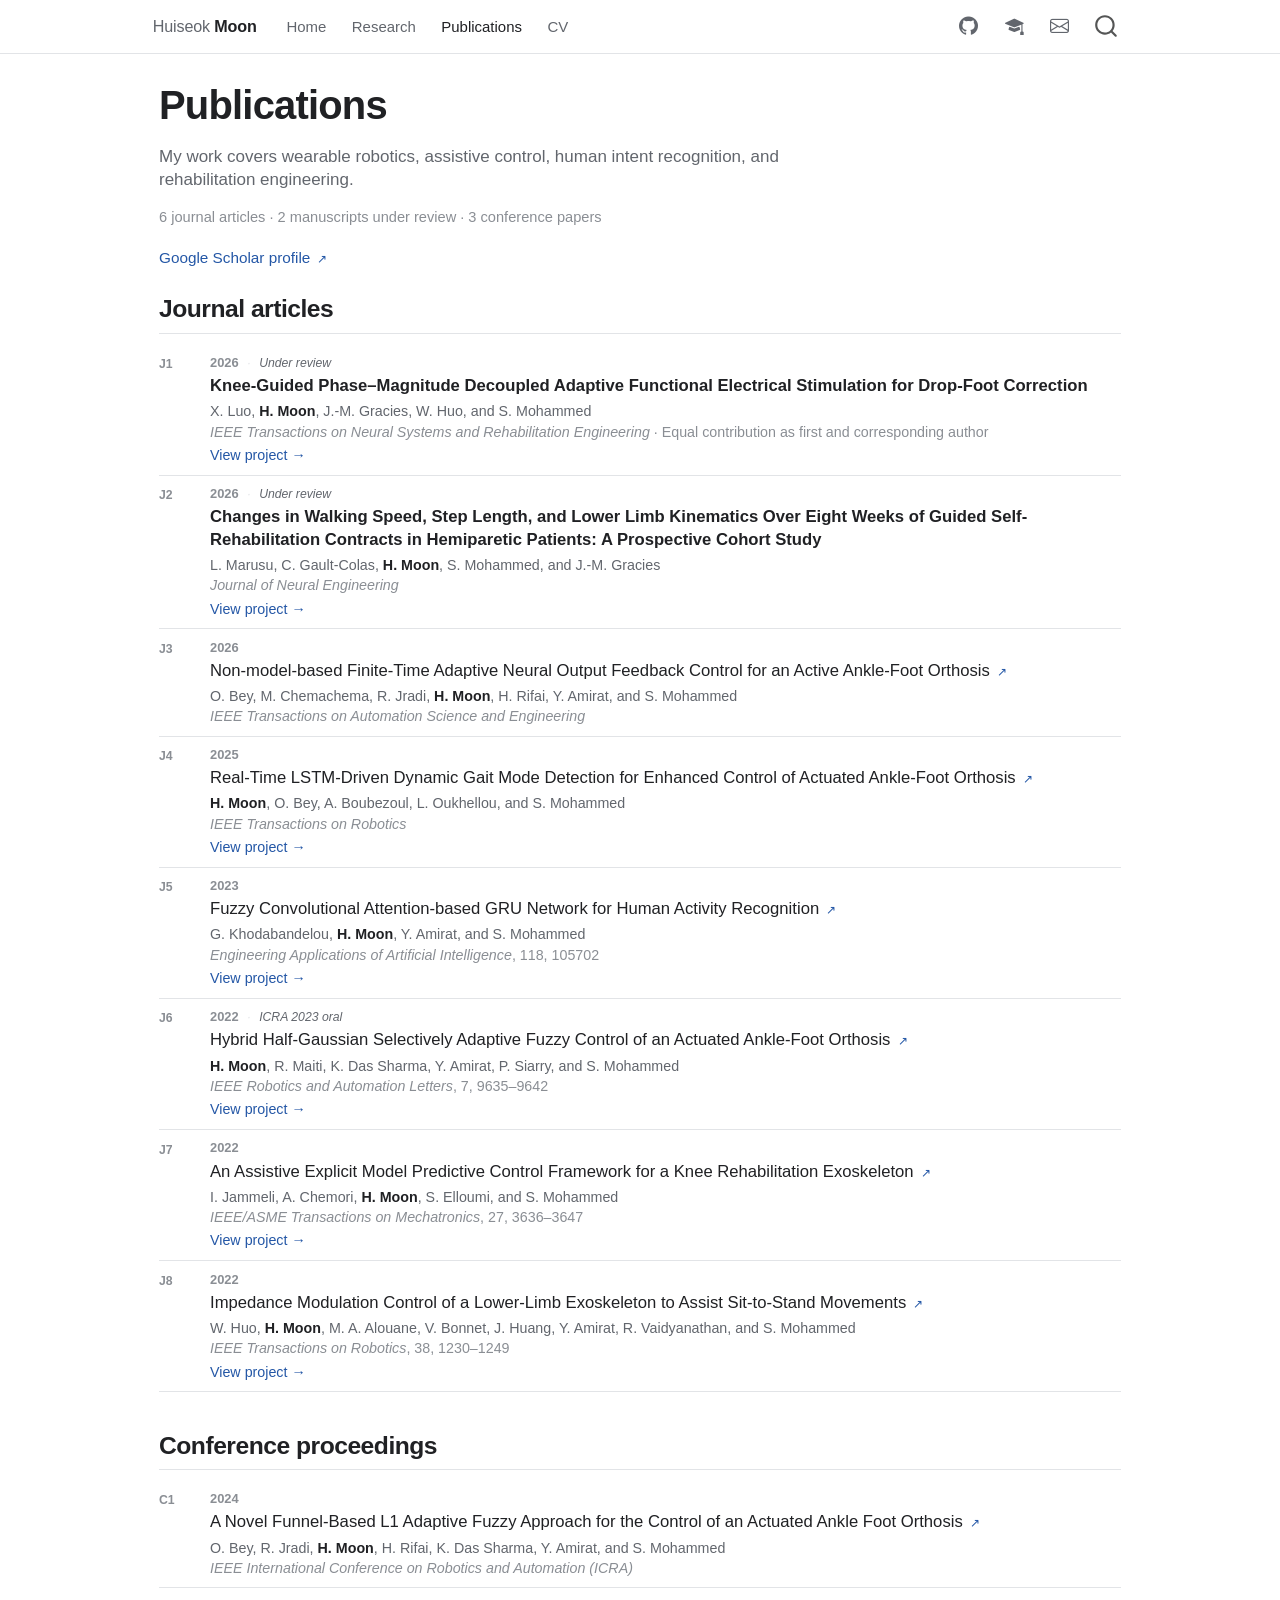
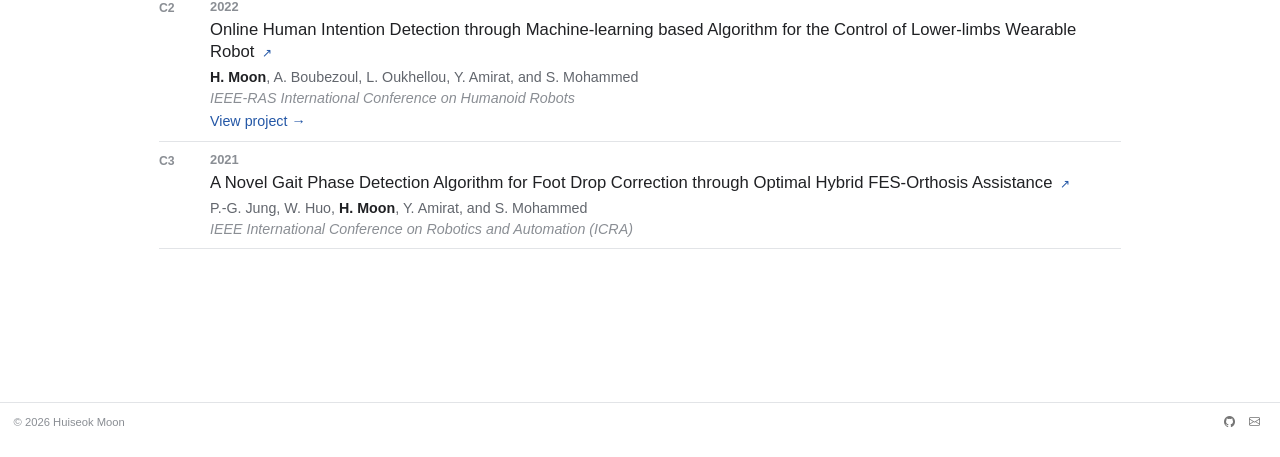
<file: publications.html>
<!DOCTYPE html>
<html xmlns="http://www.w3.org/1999/xhtml" lang="en" xml:lang="en"><head>

<meta charset="utf-8">
<meta name="generator" content="quarto-1.10.18">

<meta name="viewport" content="width=device-width, initial-scale=1.0, user-scalable=yes">


<title>Publications – Huiseok Moon</title>
<style>
/* Default styles provided by pandoc.
** See https://pandoc.org/MANUAL.html#variables-for-html for config info.
*/
span.smallcaps{font-variant: small-caps;}
div.columns{display: flex; gap: 1.5em;}
div.column{flex: auto;}
@media screen {
div.columns{gap: min(4vw, 1.5em);}
div.column{overflow-x: auto;}
}
div.hanging-indent{margin-left: 1.5em; text-indent: -1.5em;}
ul.task-list{list-style: none;}
ul.task-list li input[type="checkbox"] {
  width: 0.8em;
  margin: 0 0.8em 0.2em -1em; /* quarto-specific, see https://github.com/quarto-dev/quarto-cli/issues/4556 */ 
  vertical-align: middle;
}
</style>


<script src="site_libs/quarto-nav/quarto-nav.js"></script>
<script src="site_libs/quarto-nav/headroom.min.js"></script>
<script src="site_libs/clipboard/clipboard.min.js"></script>
<script src="site_libs/quarto-search/autocomplete.umd.js"></script>
<script src="site_libs/quarto-search/fuse.min.js"></script>
<script src="site_libs/quarto-search/quarto-search.js"></script>
<meta name="quarto:offset" content="./">
<link href="./images/moon-emoji-icon-v2.png" rel="icon" type="image/png">
<script src="site_libs/quarto-html/quarto.js" type="module"></script>
<script src="site_libs/quarto-html/tabsets/tabsets.js" type="module"></script>
<script src="site_libs/quarto-html/popper.min.js"></script>
<script src="site_libs/quarto-html/tippy.umd.min.js"></script>
<script src="site_libs/quarto-html/anchor.min.js"></script>
<link href="site_libs/quarto-html/tippy.css" rel="stylesheet">
<link href="site_libs/quarto-html/quarto-syntax-highlighting-64a204ab8560d761af7679ceaba22944.css" rel="stylesheet" id="quarto-text-highlighting-styles">
<script src="site_libs/bootstrap/bootstrap.min.js"></script>
<link href="site_libs/bootstrap/bootstrap-icons.css" rel="stylesheet">
<link href="site_libs/bootstrap/bootstrap-8153627a9af5734325227f12067e0160.min.css" rel="stylesheet" append-hash="true" id="quarto-bootstrap" data-mode="light">
<script id="quarto-search-options" type="application/json">{
  "location": "navbar",
  "copy-button": false,
  "collapse-after": 3,
  "panel-placement": "end",
  "type": "overlay",
  "limit": 50,
  "keyboard-shortcut": [
    "f",
    "/",
    "s"
  ],
  "show-item-context": false,
  "language": {
    "search-no-results-text": "No results",
    "search-matching-documents-text": "matching documents",
    "search-copy-link-title": "Copy link to search",
    "search-hide-matches-text": "Hide additional matches",
    "search-more-match-text": "more match in this document",
    "search-more-matches-text": "more matches in this document",
    "search-clear-button-title": "Clear",
    "search-text-placeholder": "",
    "search-detached-cancel-button-title": "Cancel",
    "search-submit-button-title": "Submit",
    "search-label": "Search"
  }
}</script>
<style>html{ scroll-behavior: smooth; }</style>
<script src="navigation.js" defer=""></script>

<link rel="apple-touch-icon" href="./images/moon-emoji-icon-v2.png">


<link rel="stylesheet" href="styles.css">
</head>

<body class="nav-fixed fullcontent quarto-light">

<div id="quarto-search-results"></div>
  <header id="quarto-header" class="headroom fixed-top">
    <nav class="navbar navbar-expand-lg " data-bs-theme="dark">
      <div class="navbar-container container-fluid">
      <div class="navbar-brand-container mx-auto">
    <a class="navbar-brand" href="./index.html">
    <span class="navbar-title"><span class="nav-given-name">Huiseok</span> <span class="nav-family-name">Moon</span></span>
    </a>
  </div>
            <div id="quarto-search" class="" title="Search"></div>
          <button class="navbar-toggler" type="button" data-bs-toggle="collapse" data-bs-target="#navbarCollapse" aria-controls="navbarCollapse" role="menu" aria-expanded="false" aria-label="Toggle navigation" onclick="if (window.quartoToggleHeadroom) { window.quartoToggleHeadroom(); }">
  <span class="navbar-toggler-icon"></span>
</button>
          <div class="collapse navbar-collapse" id="navbarCollapse">
            <ul class="navbar-nav navbar-nav-scroll me-auto">
  <li class="nav-item">
    <a class="nav-link" href="./index.html"> 
<span class="menu-text">Home</span></a>
  </li>  
  <li class="nav-item">
    <a class="nav-link" href="./research.html"> 
<span class="menu-text">Research</span></a>
  </li>  
  <li class="nav-item">
    <a class="nav-link active" href="./publications.html" aria-current="page"> 
<span class="menu-text">Publications</span></a>
  </li>  
  <li class="nav-item">
    <a class="nav-link" href="./cv.html"> 
<span class="menu-text">CV</span></a>
  </li>  
</ul>
            <ul class="navbar-nav navbar-nav-scroll ms-auto">
  <li class="nav-item compact">
    <a class="nav-link" href="https://github.com/huiseok-moon"> <i class="bi bi-github" role="img" aria-label="GitHub">
</i> 
<span class="menu-text"></span></a>
  </li>  
  <li class="nav-item compact">
    <a class="nav-link" href="https://scholar.google.com/citations?hl=en&amp;user=Uma3IS0AAAAJ&amp;view_op=list_works&amp;sortby=pubdate"> <i class="bi bi-mortarboard-fill" role="img" aria-label="Google Scholar">
</i> 
<span class="menu-text"></span></a>
  </li>  
  <li class="nav-item compact">
    <a class="nav-link" href="mailto:huiseok.moon@u-pec.fr"> <i class="bi bi-envelope" role="img" aria-label="Email">
</i> 
<span class="menu-text"></span></a>
  </li>  
</ul>
          </div> <!-- /navcollapse -->
            <div class="quarto-navbar-tools">
</div>
      </div> <!-- /container-fluid -->
    </nav>
</header>
<!-- content -->
<div id="quarto-content" class="quarto-container page-columns page-rows-contents page-layout-article page-navbar">
<!-- sidebar -->
<!-- margin-sidebar -->
    
<!-- main -->
<main class="content" id="quarto-document-content">

<header id="title-block-header" class="quarto-title-block default">
<div class="quarto-title">
<h1 class="title">Publications</h1>
</div>



<div class="quarto-title-meta">

    
  
    
  </div>
  


</header>


<div class="page-intro">
<p>My work covers wearable robotics, assistive control, human intent recognition, and rehabilitation engineering.</p>
</div>
<div class="publication-count">
6 journal articles · 2 manuscripts under review · 3 conference papers
</div>
<div class="publication-actions">
<p><a href="https://scholar.google.com/citations?hl=en&amp;user=Uma3IS0AAAAJ&amp;view_op=list_works&amp;sortby=pubdate" target="_blank" rel="noopener">Google Scholar profile <span aria-hidden="true">↗</span></a></p>
</div>
<section id="journal-articles" class="level2">
<h2 class="anchored" data-anchor-id="journal-articles">Journal articles</h2>
<div class="pub-card">
<div class="pub-index">
J1
</div>
<div class="pub-content">
<div class="pub-topline">
<span class="pub-year">2026</span><span class="pub-status">Under review</span>
</div>
<div class="pub-title">
Knee-Guided Phase–Magnitude Decoupled Adaptive Functional Electrical Stimulation for Drop-Foot Correction
</div>
<div class="pub-authors">
X. Luo, <strong>H. Moon</strong>, J.-M. Gracies, W. Huo, and S. Mohammed
</div>
<div class="pub-venue">
<em>IEEE Transactions on Neural Systems and Rehabilitation Engineering</em> · Equal contribution as first and corresponding author
</div>
<p><a class="pub-project" href="./research.html#fes-phase-magnitude">View project →</a></p>
</div>
</div>
<div class="pub-card">
<div class="pub-index">
J2
</div>
<div class="pub-content">
<div class="pub-topline">
<span class="pub-year">2026</span><span class="pub-status">Under review</span>
</div>
<div class="pub-title">
Changes in Walking Speed, Step Length, and Lower Limb Kinematics Over Eight Weeks of Guided Self-Rehabilitation Contracts in Hemiparetic Patients: A Prospective Cohort Study
</div>
<div class="pub-authors">
L. Marusu, C. Gault-Colas, <strong>H. Moon</strong>, S. Mohammed, and J.-M. Gracies
</div>
<div class="pub-venue">
<em>Journal of Neural Engineering</em>
</div>
<p><a class="pub-project" href="./research.html#movement-assessment">View project →</a></p>
</div>
</div>
<div class="pub-card">
<div class="pub-index">
J3
</div>
<div class="pub-content">
<div class="pub-topline">
<span class="pub-year">2026</span>
</div>
<div class="pub-title">
<a href="https://doi.org/10.1109/TASE.2026.3718534" target="_blank" rel="noopener">Non-model-based Finite-Time Adaptive Neural Output Feedback Control for an Active Ankle-Foot Orthosis <span aria-hidden="true">↗</span></a>
</div>
<div class="pub-authors">
O. Bey, M. Chemachema, R. Jradi, <strong>H. Moon</strong>, H. Rifai, Y. Amirat, and S. Mohammed
</div>
<div class="pub-venue">
<em>IEEE Transactions on Automation Science and Engineering</em>
</div>
</div>
</div>
<div class="pub-card">
<div class="pub-index">
J4
</div>
<div class="pub-content">
<div class="pub-topline">
<span class="pub-year">2025</span>
</div>
<div class="pub-title">
<a href="https://doi.org/10.1109/TRO.2025.3593111" target="_blank" rel="noopener">Real-Time LSTM-Driven Dynamic Gait Mode Detection for Enhanced Control of Actuated Ankle-Foot Orthosis <span aria-hidden="true">↗</span></a>
</div>
<div class="pub-authors">
<strong>H. Moon</strong>, O. Bey, A. Boubezoul, L. Oukhellou, and S. Mohammed
</div>
<div class="pub-venue">
<em>IEEE Transactions on Robotics</em>
</div>
<p><a class="pub-project" href="./research.html#gait-intent">View project →</a></p>
</div>
</div>
<div class="pub-card">
<div class="pub-index">
J5
</div>
<div class="pub-content">
<div class="pub-topline">
<span class="pub-year">2023</span>
</div>
<div class="pub-title">
<a href="https://doi.org/10.1016/j.engappai.2022.105702" target="_blank" rel="noopener">Fuzzy Convolutional Attention-based GRU Network for Human Activity Recognition <span aria-hidden="true">↗</span></a>
</div>
<div class="pub-authors">
G. Khodabandelou, <strong>H. Moon</strong>, Y. Amirat, and S. Mohammed
</div>
<div class="pub-venue">
<em>Engineering Applications of Artificial Intelligence</em>, 118, 105702
</div>
<p><a class="pub-project" href="./research.html#gait-fcagru">View project →</a></p>
</div>
</div>
<div class="pub-card">
<div class="pub-index">
J6
</div>
<div class="pub-content">
<div class="pub-topline">
<span class="pub-year">2022</span><span class="pub-status">ICRA 2023 oral</span>
</div>
<div class="pub-title">
<a href="https://doi.org/10.1109/LRA.2022.3191187" target="_blank" rel="noopener">Hybrid Half-Gaussian Selectively Adaptive Fuzzy Control of an Actuated Ankle-Foot Orthosis <span aria-hidden="true">↗</span></a>
</div>
<div class="pub-authors">
<strong>H. Moon</strong>, R. Maiti, K. Das Sharma, Y. Amirat, P. Siarry, and S. Mohammed
</div>
<div class="pub-venue">
<em>IEEE Robotics and Automation Letters</em>, 7, 9635–9642
</div>
<p><a class="pub-project" href="./research.html#control-ankle">View project →</a></p>
</div>
</div>
<div class="pub-card">
<div class="pub-index">
J7
</div>
<div class="pub-content">
<div class="pub-topline">
<span class="pub-year">2022</span>
</div>
<div class="pub-title">
<a href="https://doi.org/10.1109/TMECH.2021.3126674" target="_blank" rel="noopener">An Assistive Explicit Model Predictive Control Framework for a Knee Rehabilitation Exoskeleton <span aria-hidden="true">↗</span></a>
</div>
<div class="pub-authors">
I. Jammeli, A. Chemori, <strong>H. Moon</strong>, S. Elloumi, and S. Mohammed
</div>
<div class="pub-venue">
<em>IEEE/ASME Transactions on Mechatronics</em>, 27, 3636–3647
</div>
<p><a class="pub-project" href="./research.html#control-knee">View project →</a></p>
</div>
</div>
<div class="pub-card">
<div class="pub-index">
J8
</div>
<div class="pub-content">
<div class="pub-topline">
<span class="pub-year">2022</span>
</div>
<div class="pub-title">
<a href="https://doi.org/10.1109/TRO.2021.3104244" target="_blank" rel="noopener">Impedance Modulation Control of a Lower-Limb Exoskeleton to Assist Sit-to-Stand Movements <span aria-hidden="true">↗</span></a>
</div>
<div class="pub-authors">
W. Huo, <strong>H. Moon</strong>, M. A. Alouane, V. Bonnet, J. Huang, Y. Amirat, R. Vaidyanathan, and S. Mohammed
</div>
<div class="pub-venue">
<em>IEEE Transactions on Robotics</em>, 38, 1230–1249
</div>
<p><a class="pub-project" href="./research.html#control-sit-to-stand">View project →</a></p>
</div>
</div>
</section>
<section id="conference-proceedings" class="level2">
<h2 class="anchored" data-anchor-id="conference-proceedings">Conference proceedings</h2>
<div class="pub-card">
<div class="pub-index">
C1
</div>
<div class="pub-content">
<div class="pub-topline">
<span class="pub-year">2024</span>
</div>
<div class="pub-title">
<a href="https://doi.org/10.1109/ICRA57147.2024.10610584" target="_blank" rel="noopener">A Novel Funnel-Based L1 Adaptive Fuzzy Approach for the Control of an Actuated Ankle Foot Orthosis <span aria-hidden="true">↗</span></a>
</div>
<div class="pub-authors">
O. Bey, R. Jradi, <strong>H. Moon</strong>, H. Rifai, K. Das Sharma, Y. Amirat, and S. Mohammed
</div>
<div class="pub-venue">
<em>IEEE International Conference on Robotics and Automation (ICRA)</em>
</div>
</div>
</div>
<div class="pub-card">
<div class="pub-index">
C2
</div>
<div class="pub-content">
<div class="pub-topline">
<span class="pub-year">2022</span>
</div>
<div class="pub-title">
<a href="https://doi.org/10.1109/Humanoids53995.2022.10000150" target="_blank" rel="noopener">Online Human Intention Detection through Machine-learning based Algorithm for the Control of Lower-limbs Wearable Robot <span aria-hidden="true">↗</span></a>
</div>
<div class="pub-authors">
<strong>H. Moon</strong>, A. Boubezoul, L. Oukhellou, Y. Amirat, and S. Mohammed
</div>
<div class="pub-venue">
<em>IEEE-RAS International Conference on Humanoid Robots</em>
</div>
<p><a class="pub-project" href="./research.html#gait-online-intention">View project →</a></p>
</div>
</div>
<div class="pub-card">
<div class="pub-index">
C3
</div>
<div class="pub-content">
<div class="pub-topline">
<span class="pub-year">2021</span>
</div>
<div class="pub-title">
<a href="https://doi.org/10.1109/ICRA48506.2021.9561497" target="_blank" rel="noopener">A Novel Gait Phase Detection Algorithm for Foot Drop Correction through Optimal Hybrid FES-Orthosis Assistance <span aria-hidden="true">↗</span></a>
</div>
<div class="pub-authors">
P.-G. Jung, W. Huo, <strong>H. Moon</strong>, Y. Amirat, and S. Mohammed
</div>
<div class="pub-venue">
<em>IEEE International Conference on Robotics and Automation (ICRA)</em>
</div>
</div>
</div>


</section>

</main> <!-- /main -->
<script id="quarto-html-after-body" type="application/javascript">
  window.document.addEventListener("DOMContentLoaded", function (event) {
    const icon = "";
    const anchorJS = new window.AnchorJS();
    anchorJS.options = {
      placement: 'right',
      icon: icon
    };
    anchorJS.add('.anchored');
    const isCodeAnnotation = (el) => {
      for (const clz of el.classList) {
        if (clz.startsWith('code-annotation-')) {                     
          return true;
        }
      }
      return false;
    }
    const onCopySuccess = function(e) {
      // button target
      const button = e.trigger;
      // don't keep focus
      button.blur();
      // flash "checked"
      button.classList.add('code-copy-button-checked');
      var currentTitle = button.getAttribute("title");
      button.setAttribute("title", "Copied!");
      let tooltip;
      if (window.bootstrap) {
        button.setAttribute("data-bs-toggle", "tooltip");
        button.setAttribute("data-bs-placement", "left");
        button.setAttribute("data-bs-title", "Copied!");
        tooltip = new bootstrap.Tooltip(button, 
          { trigger: "manual", 
            customClass: "code-copy-button-tooltip",
            offset: [0, -8]});
        tooltip.show();    
      }
      setTimeout(function() {
        if (tooltip) {
          tooltip.hide();
          button.removeAttribute("data-bs-title");
          button.removeAttribute("data-bs-toggle");
          button.removeAttribute("data-bs-placement");
        }
        button.setAttribute("title", currentTitle);
        button.classList.remove('code-copy-button-checked');
      }, 1000);
      // clear code selection
      e.clearSelection();
    }
    const getTextToCopy = function(trigger) {
      const outerScaffold = trigger.parentElement.cloneNode(true);
      const codeEl = outerScaffold.querySelector('code');
      for (const childEl of codeEl.children) {
        if (isCodeAnnotation(childEl)) {
          childEl.remove();
        }
      }
      return codeEl.innerText;
    }
    const clipboard = new window.ClipboardJS('.code-copy-button:not([data-in-quarto-modal])', {
      text: getTextToCopy
    });
    clipboard.on('success', onCopySuccess);
    if (window.document.getElementById('quarto-embedded-source-code-modal')) {
      const clipboardModal = new window.ClipboardJS('.code-copy-button[data-in-quarto-modal]', {
        text: getTextToCopy,
        container: window.document.getElementById('quarto-embedded-source-code-modal')
      });
      clipboardModal.on('success', onCopySuccess);
    }
      var localhostRegex = new RegExp(/^(?:http|https):\/\/localhost\:?[0-9]*\//);
      var mailtoRegex = new RegExp(/^mailto:/);
        var filterRegex = new RegExp("https:\/\/huiseok-moon\.github\.io");
      var isInternal = (href) => {
          return filterRegex.test(href) || localhostRegex.test(href) || mailtoRegex.test(href);
      }
      // Inspect non-navigation links and adorn them if external
     var links = window.document.querySelectorAll('a[href]:not(.nav-link):not(.navbar-brand):not(.toc-action):not(.sidebar-link):not(.sidebar-item-toggle):not(.pagination-link):not(.no-external):not([aria-hidden]):not(.dropdown-item):not(.quarto-navigation-tool):not(.about-link)');
      for (var i=0; i<links.length; i++) {
        const link = links[i];
        if (!isInternal(link.href)) {
          // undo the damage that might have been done by quarto-nav.js in the case of
          // links that we want to consider external
          if (link.dataset.originalHref !== undefined) {
            link.href = link.dataset.originalHref;
          }
        }
      }
    function tippyHover(el, contentFn, onTriggerFn, onUntriggerFn) {
      const config = {
        allowHTML: true,
        maxWidth: 500,
        delay: 100,
        arrow: false,
        appendTo: function(el) {
            return el.parentElement;
        },
        interactive: true,
        interactiveBorder: 10,
        theme: 'quarto',
        placement: 'bottom-start',
      };
      if (contentFn) {
        config.content = contentFn;
      }
      if (onTriggerFn) {
        config.onTrigger = onTriggerFn;
      }
      if (onUntriggerFn) {
        config.onUntrigger = onUntriggerFn;
      }
      window.tippy(el, config); 
    }
    const noterefs = window.document.querySelectorAll('a[role="doc-noteref"]');
    for (var i=0; i<noterefs.length; i++) {
      const ref = noterefs[i];
      tippyHover(ref, function() {
        // use id or data attribute instead here
        let href = ref.getAttribute('data-footnote-href') || ref.getAttribute('href');
        try { href = new URL(href).hash; } catch {}
        const id = href.replace(/^#\/?/, "");
        const note = window.document.getElementById(id);
        if (note) {
          return note.innerHTML;
        } else {
          return "";
        }
      });
    }
    const xrefs = window.document.querySelectorAll('a.quarto-xref');
    const processXRef = (id, note) => {
      // Strip column container classes
      const stripColumnClz = (el) => {
        el.classList.remove("page-full", "page-columns");
        if (el.children) {
          for (const child of el.children) {
            stripColumnClz(child);
          }
        }
      }
      stripColumnClz(note)
      if (id === null || id.startsWith('sec-')) {
        // Special case sections, only their first couple elements
        const container = document.createElement("div");
        if (note.children && note.children.length > 2) {
          container.appendChild(note.children[0].cloneNode(true));
          for (let i = 1; i < note.children.length; i++) {
            const child = note.children[i];
            if (child.tagName === "P" && child.innerText === "") {
              continue;
            } else {
              container.appendChild(child.cloneNode(true));
              break;
            }
          }
          if (window.Quarto?.typesetMath) {
            window.Quarto.typesetMath(container);
          }
          return container.innerHTML
        } else {
          if (window.Quarto?.typesetMath) {
            window.Quarto.typesetMath(note);
          }
          return note.innerHTML;
        }
      } else {
        // Remove any anchor links if they are present
        const anchorLink = note.querySelector('a.anchorjs-link');
        if (anchorLink) {
          anchorLink.remove();
        }
        if (window.Quarto?.typesetMath) {
          window.Quarto.typesetMath(note);
        }
        if (note.classList.contains("callout")) {
          return note.outerHTML;
        } else {
          return note.innerHTML;
        }
      }
    }
    for (var i=0; i<xrefs.length; i++) {
      const xref = xrefs[i];
      tippyHover(xref, undefined, function(instance) {
        instance.disable();
        let url = xref.getAttribute('href');
        let hash = undefined; 
        if (url.startsWith('#')) {
          hash = url;
        } else {
          try { hash = new URL(url).hash; } catch {}
        }
        if (hash) {
          const id = hash.replace(/^#\/?/, "");
          const note = window.document.getElementById(id);
          if (note !== null) {
            try {
              const html = processXRef(id, note.cloneNode(true));
              instance.setContent(html);
            } finally {
              instance.enable();
              instance.show();
            }
          } else {
            // See if we can fetch this
            fetch(url.split('#')[0])
            .then(res => res.text())
            .then(html => {
              const parser = new DOMParser();
              const htmlDoc = parser.parseFromString(html, "text/html");
              const note = htmlDoc.getElementById(id);
              if (note !== null) {
                const html = processXRef(id, note);
                instance.setContent(html);
              } 
            }).finally(() => {
              instance.enable();
              instance.show();
            });
          }
        } else {
          // See if we can fetch a full url (with no hash to target)
          // This is a special case and we should probably do some content thinning / targeting
          fetch(url)
          .then(res => res.text())
          .then(html => {
            const parser = new DOMParser();
            const htmlDoc = parser.parseFromString(html, "text/html");
            const note = htmlDoc.querySelector('main.content');
            if (note !== null) {
              // This should only happen for chapter cross references
              // (since there is no id in the URL)
              // remove the first header
              if (note.children.length > 0 && note.children[0].tagName === "HEADER") {
                note.children[0].remove();
              }
              const html = processXRef(null, note);
              instance.setContent(html);
            } 
          }).finally(() => {
            instance.enable();
            instance.show();
          });
        }
      }, function(instance) {
      });
    }
        let selectedAnnoteEl;
        const selectorForAnnotation = ( cell, annotation) => {
          let cellAttr = 'data-code-cell="' + cell + '"';
          let lineAttr = 'data-code-annotation="' +  annotation + '"';
          const selector = 'span[' + cellAttr + '][' + lineAttr + ']';
          return selector;
        }
        const selectCodeLines = (annoteEl) => {
          const doc = window.document;
          const targetCell = annoteEl.getAttribute("data-target-cell");
          const targetAnnotation = annoteEl.getAttribute("data-target-annotation");
          const annoteSpan = window.document.querySelector(selectorForAnnotation(targetCell, targetAnnotation));
          const lines = annoteSpan.getAttribute("data-code-lines").split(",");
          const lineIds = lines.map((line) => {
            return targetCell + "-" + line;
          })
          let top = null;
          let height = null;
          let parent = null;
          if (lineIds.length > 0) {
              //compute the position of the single el (top and bottom and make a div)
              const el = window.document.getElementById(lineIds[0]);
              top = el.offsetTop;
              height = el.offsetHeight;
              parent = el.parentElement.parentElement;
            if (lineIds.length > 1) {
              const lastEl = window.document.getElementById(lineIds[lineIds.length - 1]);
              const bottom = lastEl.offsetTop + lastEl.offsetHeight;
              height = bottom - top;
            }
            if (top !== null && height !== null && parent !== null) {
              // cook up a div (if necessary) and position it 
              let div = window.document.getElementById("code-annotation-line-highlight");
              if (div === null) {
                div = window.document.createElement("div");
                div.setAttribute("id", "code-annotation-line-highlight");
                div.style.position = 'absolute';
                parent.appendChild(div);
              }
              div.style.top = top - 2 + "px";
              div.style.height = height + 4 + "px";
              div.style.left = 0;
              let gutterDiv = window.document.getElementById("code-annotation-line-highlight-gutter");
              if (gutterDiv === null) {
                gutterDiv = window.document.createElement("div");
                gutterDiv.setAttribute("id", "code-annotation-line-highlight-gutter");
                gutterDiv.style.position = 'absolute';
                const codeCell = window.document.getElementById(targetCell);
                const gutter = codeCell.querySelector('.code-annotation-gutter');
                gutter.appendChild(gutterDiv);
              }
              gutterDiv.style.top = top - 2 + "px";
              gutterDiv.style.height = height + 4 + "px";
            }
            selectedAnnoteEl = annoteEl;
          }
        };
        const unselectCodeLines = () => {
          const elementsIds = ["code-annotation-line-highlight", "code-annotation-line-highlight-gutter"];
          elementsIds.forEach((elId) => {
            const div = window.document.getElementById(elId);
            if (div) {
              div.remove();
            }
          });
          selectedAnnoteEl = undefined;
        };
          // Handle positioning of the toggle
      window.addEventListener(
        "resize",
        throttle(() => {
          elRect = undefined;
          if (selectedAnnoteEl) {
            selectCodeLines(selectedAnnoteEl);
          }
        }, 10)
      );
      function throttle(fn, ms) {
      let throttle = false;
      let timer;
        return (...args) => {
          if(!throttle) { // first call gets through
              fn.apply(this, args);
              throttle = true;
          } else { // all the others get throttled
              if(timer) clearTimeout(timer); // cancel #2
              timer = setTimeout(() => {
                fn.apply(this, args);
                timer = throttle = false;
              }, ms);
          }
        };
      }
        // Attach click handler to the DT
        const annoteDls = window.document.querySelectorAll('dt[data-target-cell]');
        for (const annoteDlNode of annoteDls) {
          annoteDlNode.addEventListener('click', (event) => {
            const clickedEl = event.target;
            if (clickedEl !== selectedAnnoteEl) {
              unselectCodeLines();
              const activeEl = window.document.querySelector('dt[data-target-cell].code-annotation-active');
              if (activeEl) {
                activeEl.classList.remove('code-annotation-active');
              }
              selectCodeLines(clickedEl);
              clickedEl.classList.add('code-annotation-active');
            } else {
              // Unselect the line
              unselectCodeLines();
              clickedEl.classList.remove('code-annotation-active');
            }
          });
        }
    const findCites = (el) => {
      const parentEl = el.parentElement;
      if (parentEl) {
        const cites = parentEl.dataset.cites;
        if (cites) {
          return {
            el,
            cites: cites.split(' ')
          };
        } else {
          return findCites(el.parentElement)
        }
      } else {
        return undefined;
      }
    };
    var bibliorefs = window.document.querySelectorAll('a[role="doc-biblioref"]');
    for (var i=0; i<bibliorefs.length; i++) {
      const ref = bibliorefs[i];
      const citeInfo = findCites(ref);
      if (citeInfo) {
        tippyHover(citeInfo.el, function() {
          var popup = window.document.createElement('div');
          citeInfo.cites.forEach(function(cite) {
            var citeDiv = window.document.createElement('div');
            citeDiv.classList.add('hanging-indent');
            citeDiv.classList.add('csl-entry');
            var biblioDiv = window.document.getElementById('ref-' + cite);
            if (biblioDiv) {
              citeDiv.innerHTML = biblioDiv.innerHTML;
            }
            popup.appendChild(citeDiv);
          });
          return popup.innerHTML;
        });
      }
    }
  });
  </script>
</div> <!-- /content -->
<footer class="footer">
  <div class="nav-footer">
    <div class="nav-footer-left">
<p>© 2026 Huiseok Moon</p>
</div>   
    <div class="nav-footer-center">
      &nbsp;
    </div>
    <div class="nav-footer-right">
      <ul class="footer-items list-unstyled">
    <li class="nav-item compact">
    <a class="nav-link" href="https://github.com/huiseok-moon">
      <i class="bi bi-github" role="img">
</i> 
    </a>
  </li>  
    <li class="nav-item compact">
    <a class="nav-link" href="mailto:huiseok.moon@u-pec.fr">
      <i class="bi bi-envelope" role="img">
</i> 
    </a>
  </li>  
</ul>
    </div>
  </div>
</footer>




<script src="site_libs/quarto-html/zenscroll-min.js"></script>
</body></html>
</file>
<file: site_libs/quarto-html/tippy.css>
.tippy-box[data-animation=fade][data-state=hidden]{opacity:0}[data-tippy-root]{max-width:calc(100vw - 10px)}.tippy-box{position:relative;background-color:#333;color:#fff;border-radius:4px;font-size:14px;line-height:1.4;white-space:normal;outline:0;transition-property:transform,visibility,opacity}.tippy-box[data-placement^=top]>.tippy-arrow{bottom:0}.tippy-box[data-placement^=top]>.tippy-arrow:before{bottom:-7px;left:0;border-width:8px 8px 0;border-top-color:initial;transform-origin:center top}.tippy-box[data-placement^=bottom]>.tippy-arrow{top:0}.tippy-box[data-placement^=bottom]>.tippy-arrow:before{top:-7px;left:0;border-width:0 8px 8px;border-bottom-color:initial;transform-origin:center bottom}.tippy-box[data-placement^=left]>.tippy-arrow{right:0}.tippy-box[data-placement^=left]>.tippy-arrow:before{border-width:8px 0 8px 8px;border-left-color:initial;right:-7px;transform-origin:center left}.tippy-box[data-placement^=right]>.tippy-arrow{left:0}.tippy-box[data-placement^=right]>.tippy-arrow:before{left:-7px;border-width:8px 8px 8px 0;border-right-color:initial;transform-origin:center right}.tippy-box[data-inertia][data-state=visible]{transition-timing-function:cubic-bezier(.54,1.5,.38,1.11)}.tippy-arrow{width:16px;height:16px;color:#333}.tippy-arrow:before{content:"";position:absolute;border-color:transparent;border-style:solid}.tippy-content{position:relative;padding:5px 9px;z-index:1}
</file>
<file: site_libs/quarto-html/quarto-syntax-highlighting-64a204ab8560d761af7679ceaba22944.css>
/* quarto syntax highlight colors */
:root {
  --quarto-hl-ot-color: #003B4F;
  --quarto-hl-at-color: #657422;
  --quarto-hl-ss-color: #20794D;
  --quarto-hl-an-color: #5E5E5E;
  --quarto-hl-fu-color: #4758AB;
  --quarto-hl-st-color: #20794D;
  --quarto-hl-cf-color: #003B4F;
  --quarto-hl-op-color: #5E5E5E;
  --quarto-hl-er-color: #AD0000;
  --quarto-hl-bn-color: #AD0000;
  --quarto-hl-al-color: #AD0000;
  --quarto-hl-va-color: #111111;
  --quarto-hl-bu-color: inherit;
  --quarto-hl-ex-color: inherit;
  --quarto-hl-pp-color: #AD0000;
  --quarto-hl-in-color: #5E5E5E;
  --quarto-hl-vs-color: #20794D;
  --quarto-hl-wa-color: #5E5E5E;
  --quarto-hl-do-color: #5E5E5E;
  --quarto-hl-im-color: #00769E;
  --quarto-hl-ch-color: #20794D;
  --quarto-hl-dt-color: #AD0000;
  --quarto-hl-fl-color: #AD0000;
  --quarto-hl-co-color: #5E5E5E;
  --quarto-hl-cv-color: #5E5E5E;
  --quarto-hl-cn-color: #8f5902;
  --quarto-hl-sc-color: #5E5E5E;
  --quarto-hl-dv-color: #AD0000;
  --quarto-hl-kw-color: #003B4F;
}

/* other quarto variables */
:root {
  --quarto-font-monospace: SFMono-Regular, Menlo, Monaco, Consolas, "Liberation Mono", "Courier New", monospace;
}

/* syntax highlight based on Pandoc's rules */
pre > code.sourceCode > span {
  color: #003B4F;
}

code.sourceCode > span {
  color: #003B4F;
}

div.sourceCode,
div.sourceCode pre.sourceCode {
  color: #003B4F;
}

/* Normal */
code span {
  color: #003B4F;
}

/* Alert */
code span.al {
  color: #AD0000;
  font-style: inherit;
}

/* Annotation */
code span.an {
  color: #5E5E5E;
  font-style: inherit;
}

/* Attribute */
code span.at {
  color: #657422;
  font-style: inherit;
}

/* BaseN */
code span.bn {
  color: #AD0000;
  font-style: inherit;
}

/* BuiltIn */
code span.bu {
  font-style: inherit;
}

/* ControlFlow */
code span.cf {
  color: #003B4F;
  font-weight: bold;
  font-style: inherit;
}

/* Char */
code span.ch {
  color: #20794D;
  font-style: inherit;
}

/* Constant */
code span.cn {
  color: #8f5902;
  font-style: inherit;
}

/* Comment */
code span.co {
  color: #5E5E5E;
  font-style: inherit;
}

/* CommentVar */
code span.cv {
  color: #5E5E5E;
  font-style: italic;
}

/* Documentation */
code span.do {
  color: #5E5E5E;
  font-style: italic;
}

/* DataType */
code span.dt {
  color: #AD0000;
  font-style: inherit;
}

/* DecVal */
code span.dv {
  color: #AD0000;
  font-style: inherit;
}

/* Error */
code span.er {
  color: #AD0000;
  font-style: inherit;
}

/* Extension */
code span.ex {
  font-style: inherit;
}

/* Float */
code span.fl {
  color: #AD0000;
  font-style: inherit;
}

/* Function */
code span.fu {
  color: #4758AB;
  font-style: inherit;
}

/* Import */
code span.im {
  color: #00769E;
  font-style: inherit;
}

/* Information */
code span.in {
  color: #5E5E5E;
  font-style: inherit;
}

/* Keyword */
code span.kw {
  color: #003B4F;
  font-weight: bold;
  font-style: inherit;
}

/* Operator */
code span.op {
  color: #5E5E5E;
  font-style: inherit;
}

/* Other */
code span.ot {
  color: #003B4F;
  font-style: inherit;
}

/* Preprocessor */
code span.pp {
  color: #AD0000;
  font-style: inherit;
}

/* SpecialChar */
code span.sc {
  color: #5E5E5E;
  font-style: inherit;
}

/* SpecialString */
code span.ss {
  color: #20794D;
  font-style: inherit;
}

/* String */
code span.st {
  color: #20794D;
  font-style: inherit;
}

/* Variable */
code span.va {
  color: #111111;
  font-style: inherit;
}

/* VerbatimString */
code span.vs {
  color: #20794D;
  font-style: inherit;
}

/* Warning */
code span.wa {
  color: #5E5E5E;
  font-style: italic;
}

.prevent-inlining {
  content: "</";
}

/*# sourceMappingURL=9d8d5bb603a83b8298b89080a598c93b.css.map */
</file>
<file: styles.css>
:root {
  --text: #202124;
  --muted: #62666d;
  --faint: #8a8e94;
  --link: #2457a6;
  --line: #e2e4e7;
  --background: #fff;
}

html,
body {
  background: var(--background);
}

body {
  color: var(--text);
  font-family: -apple-system, BlinkMacSystemFont, "Helvetica Neue", Arial, sans-serif;
  font-size: 16px;
  line-height: 1.34;
  -webkit-font-smoothing: antialiased;
}

a {
  color: var(--link);
  text-decoration: none;
}

a:hover {
  text-decoration: underline;
}

h1,
h2,
h3 {
  color: var(--text);
  font-weight: 600;
  letter-spacing: -0.02em;
}

/* Simple academic navigation */
.navbar {
  min-height: 54px;
  padding: 0.25rem 0;
  background: rgba(255, 255, 255, 0.96) !important;
  border-bottom: 1px solid var(--line);
  box-shadow: none;
}

.navbar .container-fluid {
  max-width: 1000px;
}

.navbar .navbar-brand {
  color: var(--text) !important;
  font-size: 0.95rem;
  letter-spacing: -0.01em;
}

.home-page .navbar-brand-container {
  visibility: hidden;
}

/* Match only the visible name across Home and the other pages, in both directions. */
@media (prefers-reduced-motion: no-preference) {
  @view-transition {
    navigation: auto;
  }
}

.home-page .hero-name .given-name,
body:not(.home-page) .navbar-brand .nav-given-name {
  display: inline-block;
  view-transition-name: site-given-name;
}

.home-page .hero-name .family-name,
body:not(.home-page) .navbar-brand .nav-family-name {
  display: inline-block;
  view-transition-name: site-family-name;
}

.navbar .nav-given-name {
  color: var(--muted);
  font-weight: 400;
}

.navbar .nav-family-name {
  color: var(--text);
  font-weight: 700;
}

.navbar .nav-link {
  padding-inline: 0.75rem !important;
  color: var(--muted) !important;
  font-size: 0.88rem;
  font-weight: 400;
}

.navbar .nav-link:hover,
.navbar .nav-link.active {
  color: var(--text) !important;
  text-decoration: none;
}

/* Page typography */
main.content {
  padding-top: 3.5rem;
}

#title-block-header:empty {
  display: none;
}

.content .title {
  margin: 0 0 0.65rem;
  font-size: 2.35rem;
  line-height: 1.15;
}

.content h2 {
  margin: 3.75rem 0 1.25rem;
  padding-bottom: 0.45rem;
  border-bottom: 1px solid var(--line);
  font-size: 1.45rem;
  line-height: 1.25;
}

.page-intro {
  max-width: 42rem;
  margin-bottom: 0.45rem;
  color: var(--muted);
  font-size: 1rem;
}

.subtitle-note,
.publication-count {
  margin-bottom: 2rem;
  color: var(--faint);
  font-size: 0.86rem;
}

.publication-actions {
  margin: -0.8rem 0 1.5rem;
  font-size: 0.9rem;
}

.publication-actions a span {
  margin-left: 0.15rem;
  font-size: 0.78em;
}

/* Home */
.hero {
  padding: 2.4rem 0 2rem;
}

.hero-name {
  margin: 0 0 0.18rem;
  font-size: clamp(2.4rem, 5vw, 3.25rem);
  font-weight: 400;
  line-height: 1.05;
  letter-spacing: -0.045em;
}

.hero-name .given-name {
  color: var(--muted);
  font-weight: 400;
}

.hero-name .family-name {
  color: var(--text);
  font-weight: 700;
}

.hero-role {
  margin-bottom: 1.65rem;
  color: var(--muted);
  font-size: 0.95rem;
}

.hero-content {
  display: grid;
  grid-template-columns: minmax(0, 1fr) 240px;
  gap: 2.75rem;
  align-items: start;
}

.hero-bio {
  max-width: 34rem;
  margin-bottom: 1.45rem;
  color: var(--text);
  font-size: 0.97rem;
}

.hero-bio p {
  margin: 0 0 0.9rem;
}

.hero-bio p:last-child {
  margin-bottom: 0;
}

.hero-photo p {
  margin: 0;
}

.hero-photo img {
  display: block;
  width: 240px;
  max-width: 100%;
  height: auto;
  /* Trim about 5% from both the top and bottom of the 3024 × 3895 portrait. */
  aspect-ratio: 3024 / 3506;
  object-fit: cover;
  object-position: center;
  margin: 0;
  border-radius: 6px;
}

.hero-buttons {
  display: flex;
  gap: 1.25rem;
  align-items: center;
}

.btn-accent,
.btn-ghost {
  display: inline-block;
  padding: 0;
  color: var(--link) !important;
  background: none;
  border: 0;
  border-radius: 0;
  font-size: 0.92rem;
  font-weight: 500;
}

.btn-accent::after,
.btn-ghost::after {
  margin-left: 0.25rem;
  content: "›";
}

.hero-email {
  color: var(--muted);
  font-size: 0.88rem;
  font-weight: 400;
}

.hero-email:hover {
  color: var(--link);
}

/* Publications */
.publication-count {
  margin-top: 0.4rem;
}

main.content:has(.pub-card) h2 {
  margin: 2.25rem 0 0.65rem;
}

.pub-card {
  display: grid;
  grid-template-columns: 2rem minmax(0, 1fr);
  gap: 1rem;
  padding: 0.55rem 0;
  border-bottom: 1px solid var(--line);
}

.pub-content > p {
  margin-bottom: 0;
}

.pub-index {
  padding-top: 0.12rem;
  color: var(--faint);
  font-size: 0.72rem;
  font-weight: 600;
}

.pub-topline {
  display: flex;
  gap: 0.5rem;
  align-items: center;
  margin-bottom: 0.22rem;
}

.pub-year {
  color: var(--faint);
  font-size: 0.76rem;
  font-weight: 600;
}

.pub-status {
  color: var(--muted);
  font-size: 0.72rem;
  font-style: italic;
}

.pub-status::before {
  margin-right: 0.5rem;
  color: var(--line);
  content: "·";
}

.pub-title {
  margin-bottom: 0.28rem;
  color: var(--text);
  font-size: 0.98rem;
  font-weight: 600;
}

.pub-title a {
  color: inherit;
}

.pub-title a:hover {
  color: var(--link);
}

.pub-title a span {
  margin-left: 0.15rem;
  color: var(--link);
  font-size: 0.72em;
}

.pub-authors,
.pub-venue {
  color: var(--muted);
  font-size: 0.84rem;
}

.pub-authors strong {
  color: var(--text);
  font-weight: 650;
}

.pub-venue {
  margin-top: 0.08rem;
  color: var(--faint);
}

.pub-project {
  display: inline-block;
  margin-top: 0.25rem;
  font-size: 0.84rem;
}

/* Research: native Quarto tabs presented as preview cards. */
.research-tabs > .nav-tabs {
  display: flex;
  flex-wrap: wrap;
  width: 100%;
  gap: 1.75rem 1.25rem;
  border: 0;
  margin-bottom: 1.5rem;
}

.research-tabs > .nav-tabs > .nav-item {
  min-width: 0;
  flex: 0 0 calc((100% - 2.5rem) / 3);
}

.research-tabs > .nav-tabs .nav-link {
  width: 100%;
  height: 100%;
  padding: 0 0 0.75rem;
  border: 0;
  border-radius: 10px;
  color: var(--text);
  background: transparent;
  text-align: left;
  white-space: normal;
}

.research-tabs > .nav-tabs .nav-link:hover,
.research-tabs > .nav-tabs .nav-link.active {
  color: var(--link);
  background: transparent;
  text-decoration: none;
}

.research-tabs > .nav-tabs .nav-link.active .research-thumbnail {
  outline: 3px solid var(--link);
  outline-offset: 3px;
}

.research-thumbnail {
  display: flex;
  position: relative;
  flex-direction: column;
  justify-content: space-between;
  aspect-ratio: 16 / 9;
  overflow: hidden;
  padding: 1rem;
  margin: 0 0 0.9rem;
  border-radius: 10px;
  color: #344b63;
  background: linear-gradient(135deg, #e9f0f7, #cbdbea);
}

.research-tabs .nav-item:nth-child(2) .research-thumbnail {
  color: #33594f;
  background: linear-gradient(135deg, #e6f1eb, #c8dfd3);
}

.research-tabs .nav-item:nth-child(3) .research-thumbnail {
  color: #644e39;
  background: linear-gradient(135deg, #f6eee3, #e7d6bf);
}

.research-tabs .nav-item:nth-child(4) .research-thumbnail {
  color: #4f4970;
  background: linear-gradient(135deg, #eeebf5, #d8d0e8);
}

.research-tabs .nav-item:nth-child(5) .research-thumbnail {
  color: #345a64;
  background: linear-gradient(135deg, #e5f0f2, #c5dee2);
}

.research-tabs .nav-item:nth-child(6) .research-thumbnail {
  color: #685044;
  background: linear-gradient(135deg, #f2eae5, #e4d0c4);
}

.research-demo {
  align-self: center;
  font-size: clamp(1.3rem, 3vw, 2rem);
  font-weight: 600;
  letter-spacing: 0.15em;
}

.research-badge {
  align-self: flex-end;
  padding: 0.15rem 0.4rem;
  border-radius: 4px;
  color: #fff;
  background: #263441;
  font-size: 0.65rem;
  font-weight: 400;
}

.research-tabs .nav-link:focus-visible {
  outline: 3px solid var(--link);
  outline-offset: 3px;
}

.research-kicker,
.research-theme,
.research-card-title,
.research-preview {
  display: block;
}

.research-kicker {
  color: inherit;
  font-size: 0.62rem;
  font-weight: 600;
  letter-spacing: 0.04em;
}

.research-card-title {
  margin-bottom: 0.4rem;
  font-size: 1.05rem;
  font-weight: 600;
}

.research-theme {
  margin-bottom: 0.4rem;
  color: var(--link);
  font-size: 0.7rem;
  font-weight: 600;
}

.research-preview,
.research-meta {
  color: var(--muted);
  font-size: 0.8rem;
  font-weight: 400;
}

.research-tabs > .tab-content {
  padding: 2rem 0 0;
  border: 0;
  border-top: 1px solid var(--line);
}

.research-tabs > .tab-content > .tab-pane {
  max-width: 760px;
  margin-inline: auto;
}

.research-tabs h4 {
  margin-top: 0;
  font-size: 1.4rem;
  font-weight: 600;
}

.research-meta {
  margin: 0.5rem 0 1.25rem;
}

.gait-study {
  margin-top: 2.5rem;
  padding-top: 1.75rem;
  border-top: 1px solid var(--line);
}

.research-tabs .gait-study h5 {
  margin: 0 0 0.25rem;
  font-size: 1.2rem;
}

.gait-figure {
  margin: 1.5rem 0;
  min-width: 0;
}

.gait-figure img {
  display: block;
  width: 100%;
  max-width: 100%;
  min-width: 0;
  height: auto;
  border: 1px solid var(--line);
  border-radius: 6px;
}

.gait-figure figcaption {
  margin-top: 0.5rem;
  color: var(--muted);
  font-size: 0.8rem;
}

.research-compact-figure img {
  width: auto;
  max-height: 480px;
  margin-inline: auto;
  border: 0;
}

.research-compact-figure figcaption {
  text-align: center;
}

.control-demo-video {
  display: block;
  width: 260px;
  max-width: 100%;
  height: auto;
  margin-inline: auto;
  border-radius: 6px;
}

.empc-comparison {
  display: grid;
  grid-template-columns: minmax(0, 210px) minmax(0, 1fr);
  gap: 1rem;
  align-items: center;
  margin: 1.5rem 0;
}

.empc-comparison .gait-figure {
  margin: 0;
}

.fes-system-figure {
  max-width: 400px;
  margin-inline: auto;
}

.fes-profile-figure img {
  border: 0;
}

.fes-system-figure img {
  border: 0;
}

.fes-clinical-figure img {
  max-height: 360px;
}

.fes-system-demo {
  display: grid;
  grid-template-columns: minmax(0, 1.48fr) minmax(0, 1.08fr);
  gap: 1rem;
  align-items: start;
  max-width: 700px;
  margin: 1.25rem auto;
}

.fes-system-demo .gait-figure,
.fes-experiment-figure .gait-video {
  margin: 0;
}

.gait-torque-methods {
  display: grid;
  grid-template-columns: repeat(2, minmax(0, 1fr));
  gap: 1rem;
  margin: 1rem 0;
}

.gait-torque-title {
  margin: 1.5rem 0 0.75rem;
  font-size: 1.15rem;
}

.gait-torque-methods > div {
  padding: 1rem;
  border: 1px solid var(--line);
  border-radius: 6px;
}

.gait-torque-methods p:last-child {
  margin-bottom: 0;
}

.gait-torque-profiles img {
  border: 0;
  border-radius: 0;
}

.gait-system {
  display: grid;
  grid-template-columns: minmax(0, 0.8fr) minmax(0, 1fr);
  gap: 1.5rem;
  align-items: center;
  margin: 1.5rem 0;
}

.gait-system .gait-figure {
  margin: 0;
}

.gait-system .control-demo-video {
  margin-inline: 0;
}

.gait-system img {
  max-width: 260px;
  border: 0;
  border-radius: 0;
}

.gait-system-notes ul {
  margin-bottom: 0;
}

.gait-system-notes > p {
  margin-bottom: 0.5rem;
}

.sts-videos {
  display: grid;
  grid-template-columns: repeat(4, minmax(0, 1fr));
  gap: 0.75rem;
  margin-top: 1.5rem;
}

.sts-videos figure {
  margin: 0;
  min-width: 0;
}

.sts-videos figcaption {
  margin-bottom: 0.4rem;
  text-align: center;
  font-weight: 600;
}

.sts-videos video {
  display: block;
  width: 100%;
  height: auto;
  border-radius: 6px;
}

.sts-plots-crop {
  aspect-ratio: 980 / 285;
  overflow: hidden;
}

.sts-plots-crop img {
  width: 104.4%;
  max-width: none;
  margin-top: -41%;
  margin-left: -4.4%;
  border: 0;
  border-radius: 0;
}

.gait-figure-grid {
  display: grid;
  gap: 0.75rem;
}

.gait-matrices {
  grid-template-columns: repeat(auto-fit, minmax(min(100%, 200px), 1fr));
}

.gait-charts {
  grid-template-columns: repeat(auto-fit, minmax(min(100%, 300px), 1fr));
  margin: 1.5rem 0;
}

.gait-charts .gait-figure {
  margin: 0;
}

.gait-charts .gait-figure img {
  aspect-ratio: 2.1;
  object-fit: contain;
  border: 0;
  border-radius: 0;
}

.gait-table-wrap {
  overflow-x: auto;
  margin: 1.5rem 0;
}

.gait-table {
  width: 100%;
  border-collapse: collapse;
  font-size: 0.84rem;
}

.gait-table caption {
  caption-side: top;
  padding: 0 0 0.45rem;
  color: var(--muted);
  text-align: center;
  font-size: 0.8rem;
}

.gait-table th,
.gait-table td {
  padding: 0.55rem 0.6rem;
  border-bottom: 1px solid var(--line);
  text-align: left;
  vertical-align: top;
}

.gait-table thead th {
  border-top: 1px solid var(--text);
  border-bottom-color: var(--text);
}

.gait-table tbody th {
  font-weight: 500;
}

.gait-table th:not(:first-child),
.gait-table td:not(:first-child) {
  text-align: right;
}

.gait-comparison .gait-proposed th,
.gait-comparison .gait-proposed td {
  font-weight: 700;
}

.gait-video {
  display: block;
  width: 100%;
  height: auto;
  margin: 0.5rem 0 1.5rem;
  border-radius: 6px;
}

.assessment-protocol {
  display: grid;
  grid-template-columns: minmax(0, 1fr) 280px;
  gap: 1.5rem;
  align-items: center;
  margin: 1.5rem 0;
}

.assessment-protocol .gait-table-wrap,
.assessment-protocol .gait-figure {
  margin: 0;
}

.assessment-protocol .assessment-video-figure {
  max-width: 280px;
  margin-inline: auto;
}

.assessment-video-figure .gait-video {
  margin-bottom: 0;
}

.assessment-video-figure figcaption {
  text-align: center;
}

.gait-paper-link {
  display: inline-block;
  padding: 0.35rem 0.8rem;
  border: 1px solid #c4d4e6;
  border-radius: 999px;
  font-size: 0.84rem;
}

@media (max-width: 900px) {
  .assessment-protocol {
    grid-template-columns: 1fr;
  }
}

@media (max-width: 640px) {
  .fes-system-demo {
    grid-template-columns: 1fr;
    max-width: 360px;
  }

  .empc-comparison {
    grid-template-columns: 1fr;
  }

  .sts-videos {
    grid-template-columns: repeat(2, minmax(0, 1fr));
  }

  .gait-system,
  .gait-torque-methods,
  .gait-matrices,
  .gait-charts {
    grid-template-columns: 1fr;
  }
}

.research-video-placeholder {
  display: flex;
  flex-direction: column;
  justify-content: center;
  aspect-ratio: 16 / 9;
  min-height: 160px;
  padding: 1.5rem;
  margin: 1.5rem 0;
  border: 1px dashed #b9c5d5;
  border-radius: 6px;
  background: #f7f9fc;
  color: var(--muted);
  text-align: center;
  font-size: 0.85rem;
}

.research-video-placeholder p:last-child {
  margin-bottom: 0;
}

.research-thumbnail img {
  width: 100%;
  height: 100%;
  aspect-ratio: 16 / 9;
  object-fit: cover;
}

@media (max-width: 900px) {
  .research-tabs > .nav-tabs > .nav-item {
    flex-basis: calc((100% - 1.25rem) / 2);
  }

  .research-tabs > .tab-content {
    padding: 1rem;
  }
}

@media (max-width: 540px) {
  .research-tabs > .nav-tabs > .nav-item {
    flex-basis: 100%;
  }
}

/* Selecting a card turns the same tabs into a sidebar and detail view. */
#research-overview {
  margin: 0 0 1.5rem;
  padding: 0.5rem 0.8rem;
  border: 1px solid var(--line);
  border-radius: 6px;
  background: white;
  color: var(--link);
  font: inherit;
  cursor: pointer;
  scroll-margin-top: 5rem;
}

.research-ready:not(.research-detail) > .tab-content {
  display: none;
}

.research-detail {
  display: grid;
  grid-template-columns: 230px minmax(0, 1fr);
  gap: 2.5rem;
  align-items: start;
  scroll-margin-top: 5rem;
}

.research-tabs .tab-pane [id] {
  scroll-margin-top: 5rem;
}

.research-detail > .nav-tabs {
  position: sticky;
  top: 5rem;
  max-height: calc(100vh - 6rem);
  overflow-y: auto;
  flex-direction: column;
  flex-wrap: nowrap;
  gap: 0.35rem;
  padding: 0.25rem;
}

.research-detail > .nav-tabs > .nav-item {
  flex: 0 0 auto;
}

.research-detail > .nav-tabs .nav-link {
  padding: 0.85rem;
  border-left: 3px solid transparent;
  border-radius: 0 6px 6px 0;
}

.research-detail > .nav-tabs .nav-link.active {
  border-left-color: var(--link);
  background: #f0f5fc;
}

.research-detail .research-thumbnail {
  display: none;
}

.research-detail .research-card-title {
  font-size: 0.9rem;
}

.research-detail .research-preview {
  font-size: 0.75rem;
}

.research-detail > .tab-content {
  min-width: 0;
  padding: 0;
  border: 0;
}

.research-detail h4 {
  font-size: clamp(1.5rem, 2.5vw, 2rem);
  line-height: 1.25;
}

@media (max-width: 760px) {
  .research-detail {
    display: block;
  }

  .research-detail > .nav-tabs {
    position: static;
    flex-direction: row;
    overflow-x: auto;
    margin-bottom: 1.5rem;
  }

  .research-detail > .nav-tabs > .nav-item {
    flex: 0 0 160px;
  }

  .research-detail .research-preview {
    display: none;
  }
}

/* Native snapshots morph each card into its sidebar position. */
.research-ready > .tab-content {
  view-transition-name: research-content;
}

#research-overview {
  view-transition-name: research-back;
}

::view-transition-group(*) {
  animation-duration: 380ms;
  animation-timing-function: cubic-bezier(0.22, 1, 0.36, 1);
}

::view-transition-old(*),
::view-transition-new(*) {
  animation-duration: 220ms;
}

::view-transition-group(root) {
  animation-duration: 220ms;
}

::view-transition-group(site-given-name),
::view-transition-group(site-family-name) {
  animation-duration: 320ms;
  animation-timing-function: cubic-bezier(0.2, 0.7, 0.2, 1);
}

::view-transition-old(site-given-name),
::view-transition-new(site-given-name),
::view-transition-old(site-family-name),
::view-transition-new(site-family-name) {
  animation-duration: 320ms;
  animation-timing-function: cubic-bezier(0.2, 0.7, 0.2, 1);
}

@media (prefers-reduced-motion: reduce) {
  ::view-transition-group(*),
  ::view-transition-old(*),
  ::view-transition-new(*) {
    animation: none !important;
  }

  html:has(.research-ready) {
    scroll-behavior: auto !important;
  }
}

/* CV and footer */
.cv-actions {
  margin-bottom: 1.4rem;
}

.cv-embed {
  position: relative;
  width: 100%;
  height: 0;
  padding-bottom: 141%;
}

.cv-embed iframe {
  position: absolute;
  top: 0;
  left: 0;
  width: 100%;
  height: 100%;
  background: #f7f7f7;
  border: 1px solid #e5e7eb;
  border-radius: 8px;
}

.nav-footer {
  margin-top: 4.5rem;
  border-top: 1px solid var(--line);
  color: var(--faint);
  font-size: 0.8rem;
}

@media (max-width: 640px) {
  main.content {
    padding-top: 2.4rem;
  }

  .hero {
    padding-top: 1.25rem;
  }

  .hero-content {
    grid-template-columns: 1fr;
    gap: 1.5rem;
  }

  .hero-photo img {
    width: 200px;
  }

  .hero-name {
    font-size: 2.45rem;
  }

}

@media (max-width: 420px) {
  .hero-buttons {
    flex-direction: column;
    gap: 0.55rem;
    align-items: flex-start;
  }

  .pub-card {
    grid-template-columns: 1fr;
    gap: 0.25rem;
  }
}

/* A research story combines stills, a short film, and an explanatory diagram. */
.research-thumbnail-media {
  padding: 0;
}

.intent-story {
  margin: 1.5rem 0 2rem;
}

.intent-story img,
.intent-story video {
  display: block;
  width: 100%;
  height: auto;
  border-radius: 10px;
}

.intent-story figcaption {
  margin-top: 0.65rem;
  color: var(--muted);
  font-size: 0.8rem;
}

.research-tabs h5 {
  margin-top: 2rem;
  font-size: 1.1rem;
}

.fes-line th:not(:first-child),
.fes-line td:not(:first-child) {
  text-align: left;
}

.fes-line tbody th {
  width: 35%;
  font-weight: 400;
}

.fes-status {
  display: inline-block;
  margin-right: 0.4rem;
  padding: 0.1rem 0.55rem;
  border: 1px solid var(--line);
  border-radius: 999px;
  color: var(--text);
  font-size: 0.72rem;
}
</file>
